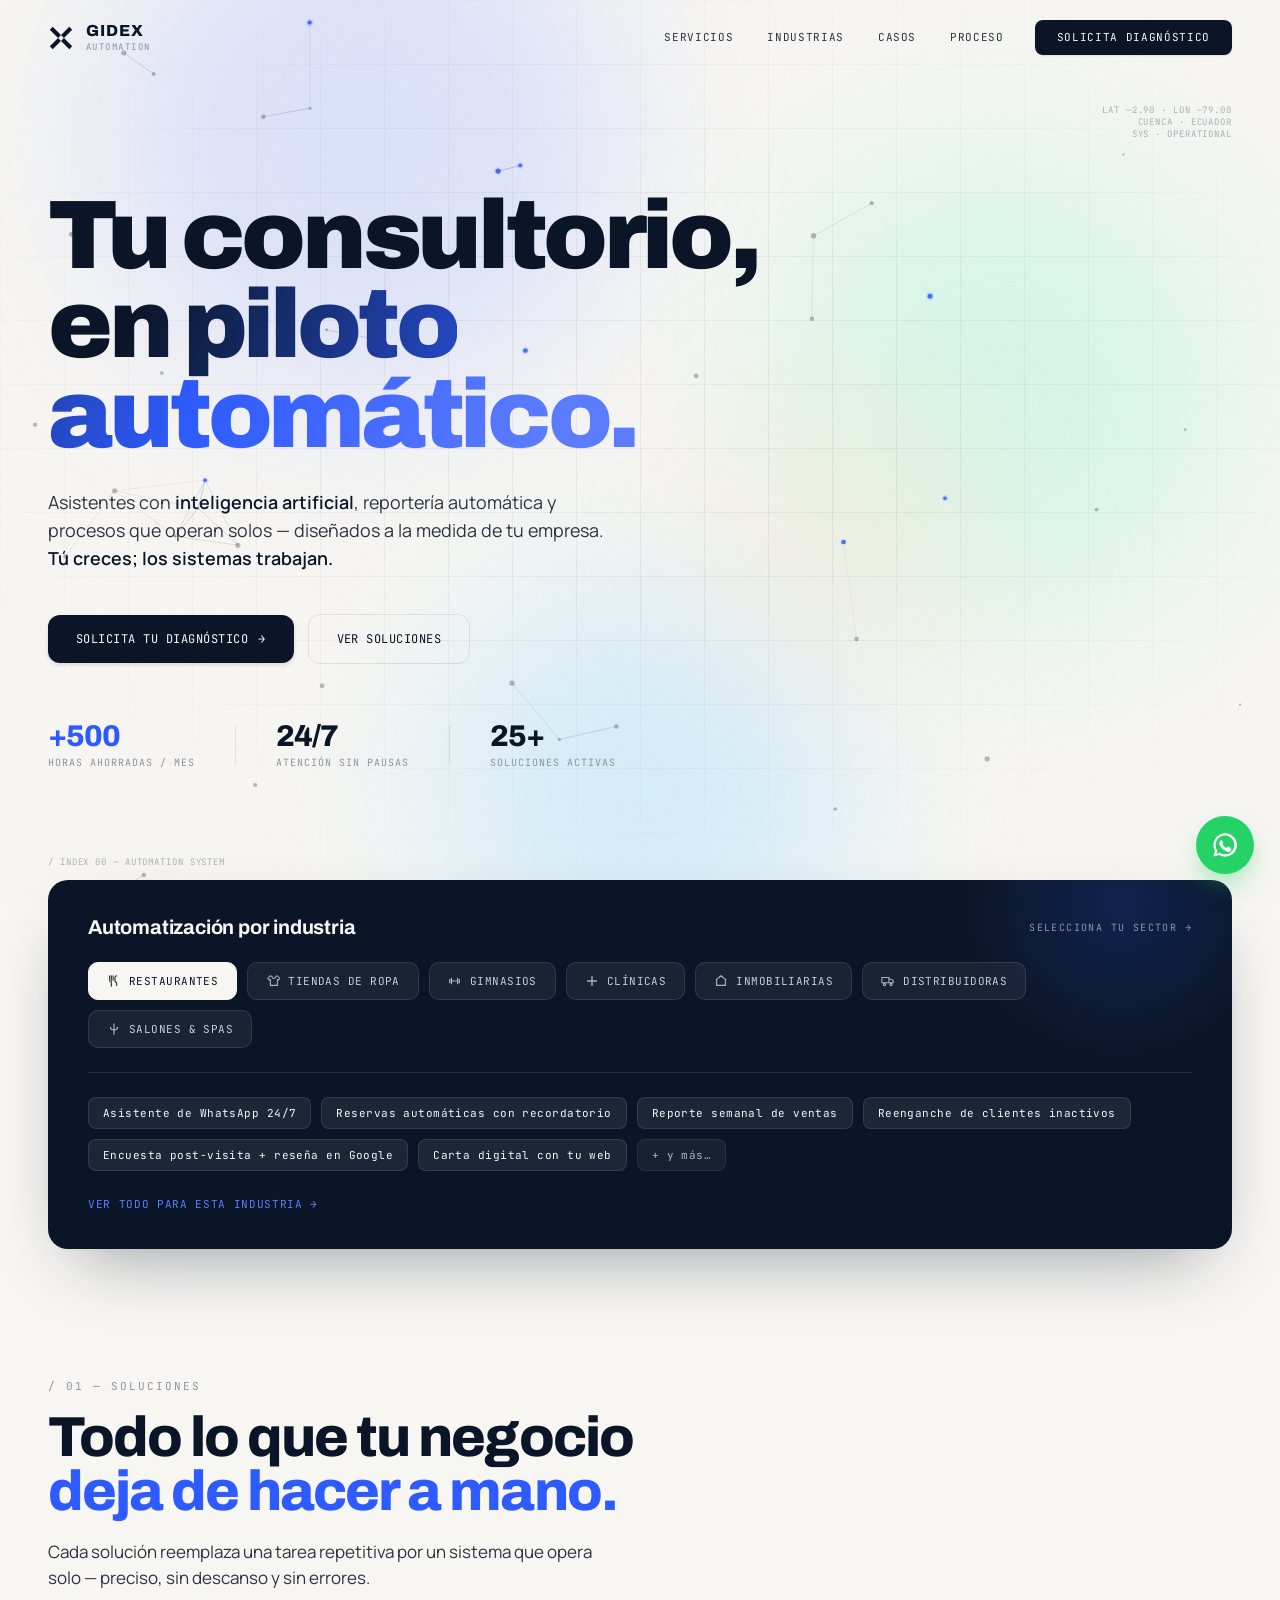
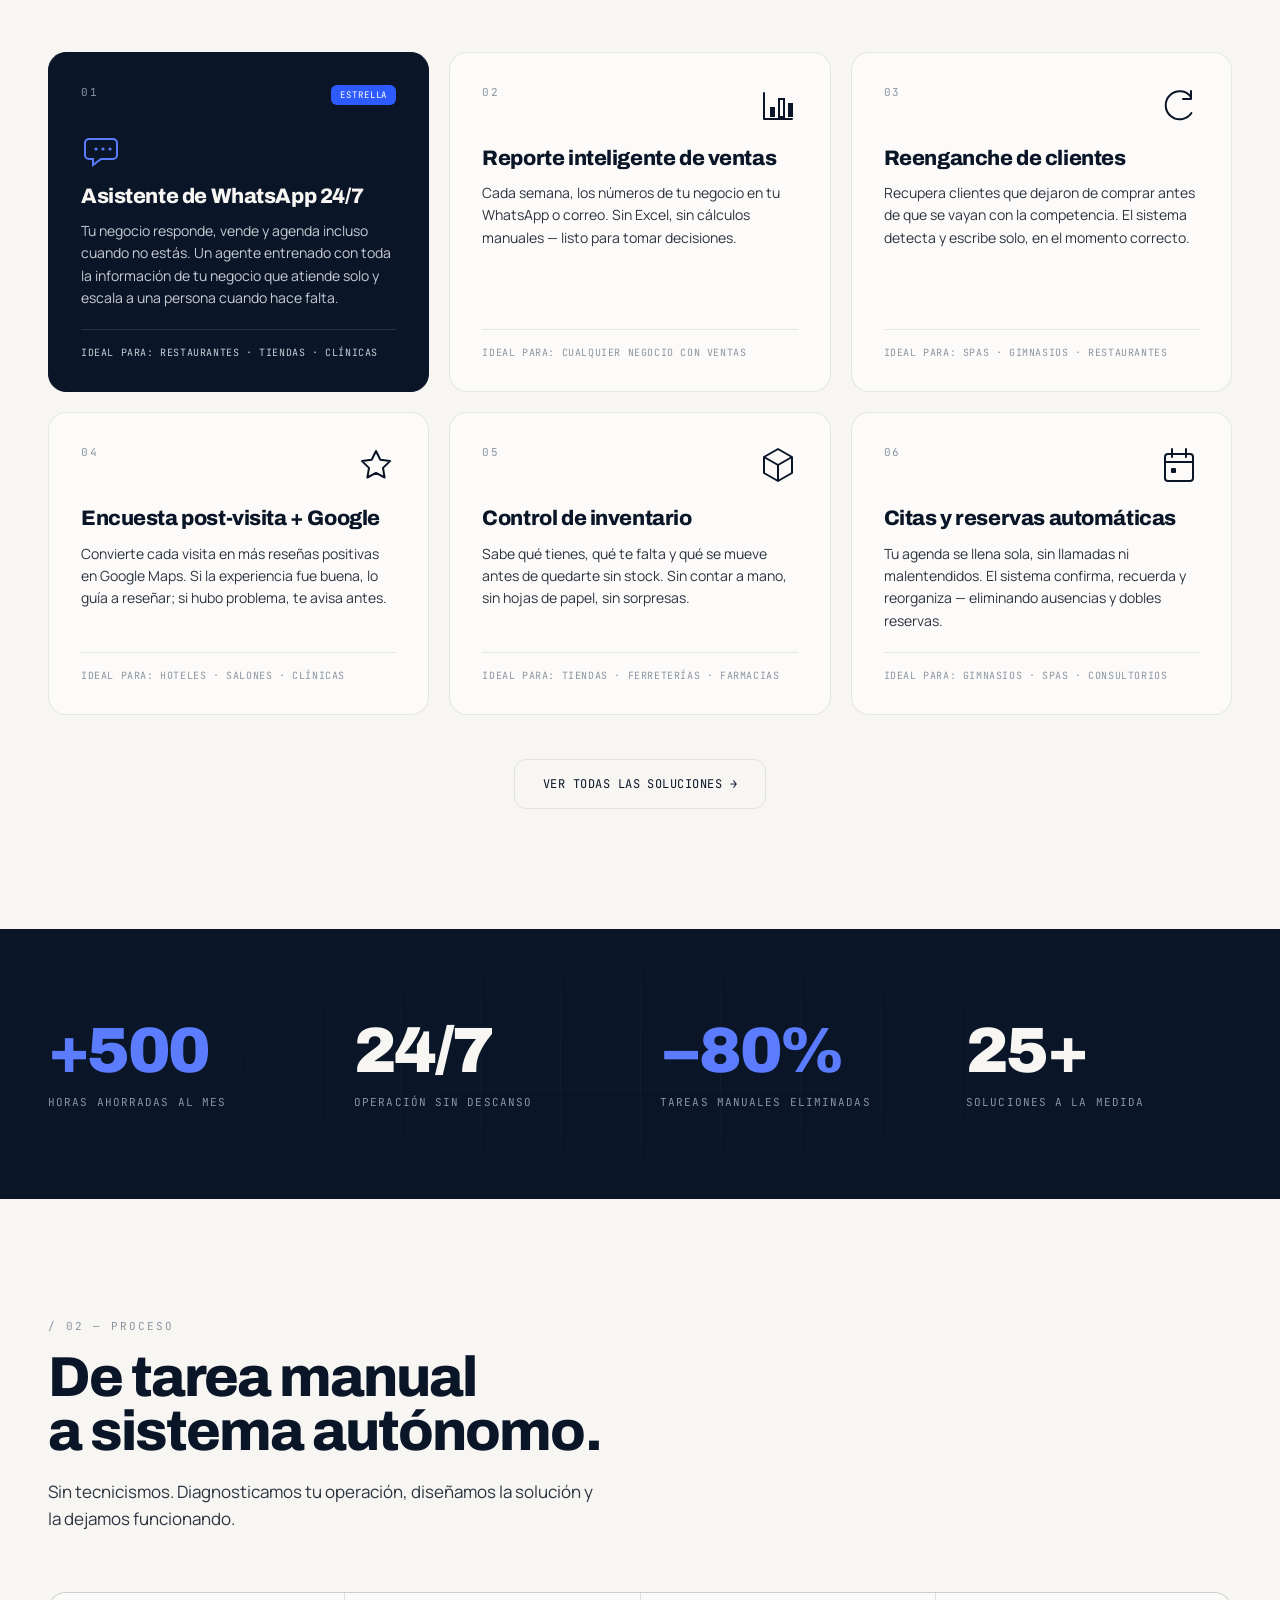
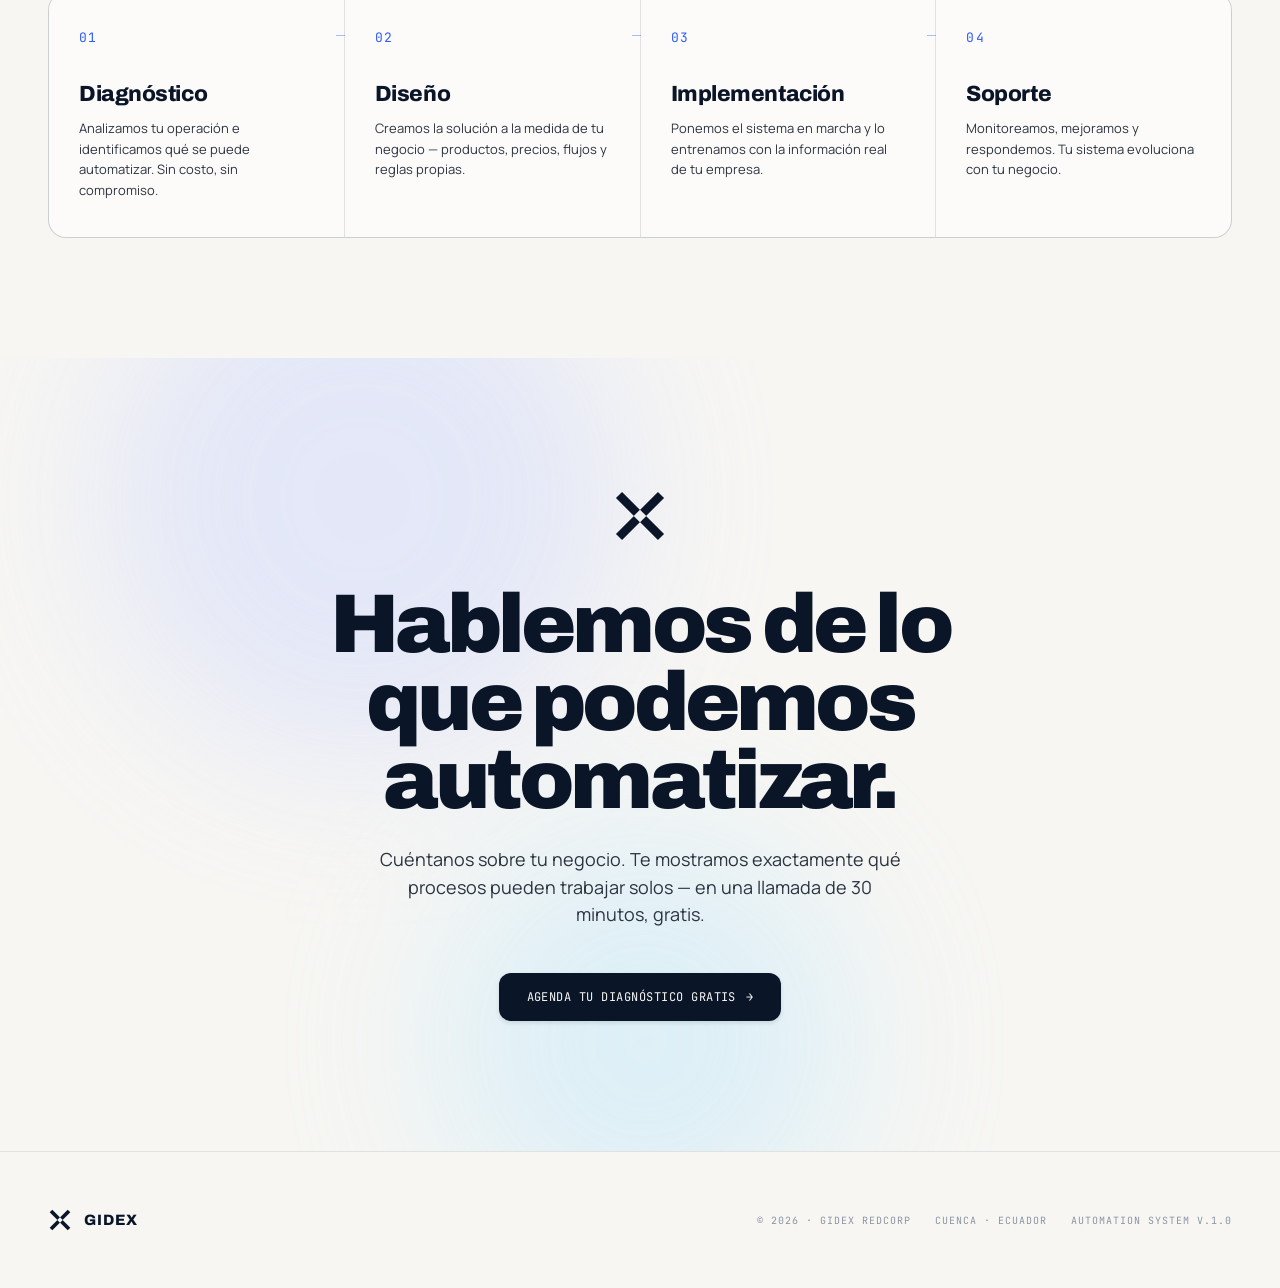
<file: index.html>
<!DOCTYPE html>
<html lang="es">
<head>
<meta charset="UTF-8" />
<meta name="viewport" content="width=device-width, initial-scale=1.0" />
<title>GIDEX — Automatización Inteligente para tu Negocio</title>
<meta name="description" content="Asistentes con IA, reportería automática y procesos que operan solos, a la medida de tu empresa en Cuenca, Ecuador." />
<link rel="canonical" href="https://app.gidex.company" />
<meta property="og:type" content="website" />
<meta property="og:title" content="GIDEX — Automatización Inteligente para tu Negocio" />
<meta property="og:description" content="Asistentes con IA, reportería automática y procesos que operan solos, a la medida de tu empresa en Cuenca, Ecuador." />
<meta property="og:url" content="https://app.gidex.company" />
<meta property="og:image" content="https://app.gidex.company/assets/ogimage.jpg" />
<meta name="twitter:card" content="summary_large_image" />
<meta name="twitter:title" content="GIDEX — Automatización Inteligente para tu Negocio" />
<meta name="twitter:description" content="Asistentes con IA, reportería automática y procesos que operan solos, a la medida de tu empresa en Cuenca, Ecuador." />
<meta name="twitter:image" content="https://app.gidex.company/assets/ogtwitter.jpg" />
<meta name="theme-color" content="#0A1628" />
<link rel="icon" type="image/png" sizes="32x32" href="/assets/favicon32.png?v=5" />
<link rel="icon" type="image/png" sizes="16x16" href="/assets/favicon16.png?v=5" />
<link rel="icon" type="image/png" sizes="192x192" href="/assets/favicon192.png?v=5" />
<link rel="apple-touch-icon" href="/assets/appletouchicon.png?v=5" />
<link rel="preconnect" href="https://fonts.googleapis.com">
<link rel="preconnect" href="https://fonts.gstatic.com" crossorigin>
<link href="https://fonts.googleapis.com/css2?family=Archivo:wght@500;600;700;800;900&family=Manrope:wght@300;400;500;600;700&family=JetBrains+Mono:wght@400;500&display=swap" rel="stylesheet">
<link rel="stylesheet" href="/assets/styles.css" />
<script defer src="/assets/app.js"></script>
</head>
<body>
<nav class="nav" id="nav">
  <a class="brand" href="/">
    <svg viewBox="0 0 200 200"><defs><mask id="nv"><rect width="200" height="200" fill="white"/><rect x="84" y="84" width="32" height="32" transform="rotate(45 100 100)" fill="black"/></mask></defs><g mask="url(#nv)"><path d="M 14 36 L 36 14 L 186 164 L 164 186 Z" fill="#0A1628"/><path d="M 164 14 L 186 36 L 36 186 L 14 164 Z" fill="#0A1628"/></g></svg>
    <div><div class="name">GIDEX</div><div class="sub">Automation</div></div>
  </a>
  <div class="nav-links" id="navLinks">
    <a data-v="servicios" href="/servicios">Servicios</a>
    <a data-v="industrias" href="/industrias">Industrias</a>
    <a data-v="casos" href="/casos">Casos</a>
    <a data-v="proceso" href="/proceso">Proceso</a>
    <a data-v="contacto" class="nav-cta" href="/contacto">Solicita diagnóstico</a>
  </div>
  <button class="burger" onclick="toggleMenu()"><span></span><span></span><span></span></button>
</nav>
<div class="view active">
  <section class="hero">
    <div class="mesh"><div class="blob b1"></div><div class="blob b2"></div><div class="blob b3"></div><div class="blob b4"></div></div>
    <div class="hero-grid-lines"></div>
    <canvas id="net"></canvas>
    <div class="hero-coord tr">LAT —2.90 · LON —79.00<br/>CUENCA · ECUADOR<br/>SYS · OPERATIONAL</div>
    <div class="hero-coord bl">/ INDEX 00 — AUTOMATION SYSTEM</div>
    <div class="hero-inner">
      <h1><span class="hl1">Tu <span class="rotator" id="hRotator"><span class="rw" id="rwWord">restaurante</span></span>,</span><br/><span class="grad">en piloto automático.</span></h1>
      <p class="hero-sub">Asistentes con <strong>inteligencia artificial</strong>, reportería automática y procesos que operan solos — diseñados a la medida de tu empresa. <strong>Tú creces; los sistemas trabajan.</strong></p>
      <div class="hero-cta-row">
        <a class="btn btn-primary" href="/contacto">Solicita tu diagnóstico <span class="arrow">→</span></a>
        <a class="btn btn-ghost" href="/servicios">Ver soluciones</a>
      </div>
      <div class="hero-trust">
        <div class="trust-item"><span class="num"><span class="accent">+500</span></span><span class="lbl">Horas ahorradas / mes</span></div>
        <div class="trust-div"></div>
        <div class="trust-item"><span class="num">24/7</span><span class="lbl">Atención sin pausas</span></div>
        <div class="trust-div"></div>
        <div class="trust-item"><span class="num">25+</span><span class="lbl">Soluciones activas</span></div>
      </div>
    </div>
  </section>

  <!-- Industry bar -->
  <section class="industries-bar">
    <div class="ind-inner">
      <div class="ind-head"><div class="t">Automatización por industria</div><div class="s">Selecciona tu sector →</div></div>
      <div class="ind-btns" id="indBtns"></div>
      <div class="ind-result" id="indResult"></div>
      <div class="ind-explore"><a id="indExplore" href="/industrias">Ver todo para esta industria →</a></div>
    </div>
  </section>

  <!-- Services preview -->
  <section class="services">
    <div class="wrap">
      <div class="sec-head reveal">
        <div class="section-num num">/ 01 — SOLUCIONES</div>
        <h2>Todo lo que tu negocio <span class="accent">deja de hacer a mano.</span></h2>
        <p>Cada solución reemplaza una tarea repetitiva por un sistema que opera solo — preciso, sin descanso y sin errores.</p>
      </div>
      <div class="svc-grid" id="svcPreview"></div>
      <div class="svc-more reveal"><a class="btn btn-ghost" href="/servicios">Ver todas las soluciones →</a></div>
    </div>
  </section>

  <!-- Impact -->
  <section class="impact">
    <div class="impact-grid">
      <div class="impact-item reveal"><div class="big"><span class="ac">+500</span></div><div class="lbl">Horas ahorradas al mes</div></div>
      <div class="impact-item reveal"><div class="big">24/7</div><div class="lbl">Operación sin descanso</div></div>
      <div class="impact-item reveal"><div class="big"><span class="ac">−80%</span></div><div class="lbl">Tareas manuales eliminadas</div></div>
      <div class="impact-item reveal"><div class="big">25+</div><div class="lbl">Soluciones a la medida</div></div>
    </div>
  </section>

  <!-- How (teaser) -->
  <section class="how">
    <div class="wrap">
      <div class="sec-head reveal">
        <div class="section-num num">/ 02 — PROCESO</div>
        <h2>De tarea manual<br/>a sistema autónomo.</h2>
        <p>Sin tecnicismos. Diagnosticamos tu operación, diseñamos la solución y la dejamos funcionando.</p>
      </div>
      <div class="steps reveal">
        <div class="step"><div class="sn">01</div><div class="st">Diagnóstico</div><div class="sd">Analizamos tu operación e identificamos qué se puede automatizar. Sin costo, sin compromiso.</div><div class="conn"></div></div>
        <div class="step"><div class="sn">02</div><div class="st">Diseño</div><div class="sd">Creamos la solución a la medida de tu negocio — productos, precios, flujos y reglas propias.</div><div class="conn"></div></div>
        <div class="step"><div class="sn">03</div><div class="st">Implementación</div><div class="sd">Ponemos el sistema en marcha y lo entrenamos con la información real de tu empresa.</div><div class="conn"></div></div>
        <div class="step"><div class="sn">04</div><div class="st">Soporte</div><div class="sd">Monitoreamos, mejoramos y respondemos. Tu sistema evoluciona con tu negocio.</div></div>
      </div>
    </div>
  </section>

  <!-- Mini CTA -->
  <section class="cta" style="min-height:auto;padding:130px 48px;">
    <div class="mesh"><div class="blob b1"></div><div class="blob b3"></div></div>
    <div class="cta-inner reveal">
      <svg class="cta-mark" viewBox="0 0 200 200"><defs><mask id="ct1"><rect width="200" height="200" fill="white"/><rect x="84" y="84" width="32" height="32" transform="rotate(45 100 100)" fill="black"/></mask></defs><g mask="url(#ct1)"><path d="M 14 36 L 36 14 L 186 164 L 164 186 Z" fill="#0A1628"/><path d="M 164 14 L 186 36 L 36 186 L 14 164 Z" fill="#0A1628"/></g></svg>
      <h2>Hablemos de lo<br/>que podemos automatizar.</h2>
      <p>Cuéntanos sobre tu negocio. Te mostramos exactamente qué procesos pueden trabajar solos — en una llamada de 30 minutos, gratis.</p>
      <a class="btn btn-primary" href="/contacto">Agenda tu diagnóstico gratis <span class="arrow">→</span></a>
    </div>
  </section>
</div>
<!-- ===== FOOTER ===== -->
<footer>
  <div class="foot-inner">
    <div class="foot-brand">
      <svg viewBox="0 0 200 200"><defs><mask id="ft"><rect width="200" height="200" fill="white"/><rect x="84" y="84" width="32" height="32" transform="rotate(45 100 100)" fill="black"/></mask></defs><g mask="url(#ft)"><path d="M 14 36 L 36 14 L 186 164 L 164 186 Z" fill="#0A1628"/><path d="M 164 14 L 186 36 L 36 186 L 14 164 Z" fill="#0A1628"/></g></svg>
      <span class="n">GIDEX</span>
    </div>
    <div class="foot-meta"><span>© 2026 · GIDEX REDCORP</span><span>Cuenca · Ecuador</span><span>Automation System v.1.0</span></div>
  </div>
</footer>

<!-- Floating WhatsApp -->
<a class="wa-fab" id="waFab" href="https://wa.me/593978961466" target="_blank" rel="noopener" aria-label="WhatsApp">
  <svg width="28" height="28" viewBox="0 0 24 24" fill="currentColor"><path d="M12 2a10 10 0 00-8.6 15l-1.3 4.8 4.9-1.3A10 10 0 1012 2zm0 18a8 8 0 01-4.1-1.1l-.3-.2-2.9.8.8-2.8-.2-.3A8 8 0 1112 20zm4.4-6c-.2-.1-1.4-.7-1.6-.8-.2-.1-.4-.1-.5.1l-.7.9c-.1.2-.3.2-.5.1a6.5 6.5 0 01-3.2-2.8c-.1-.2 0-.4.1-.5l.4-.5c.1-.2.1-.3 0-.5l-.7-1.7c-.2-.4-.4-.4-.5-.4h-.5a1 1 0 00-.7.3c-.2.3-.9.9-.9 2.2s.9 2.5 1 2.7c.1.2 1.8 2.9 4.5 4 .6.3 1.1.4 1.5.6.6.2 1.2.2 1.6.1.5-.1 1.4-.6 1.6-1.1.2-.6.2-1 .1-1.1z"/></svg>
</a>
</body>
</html>
</file>
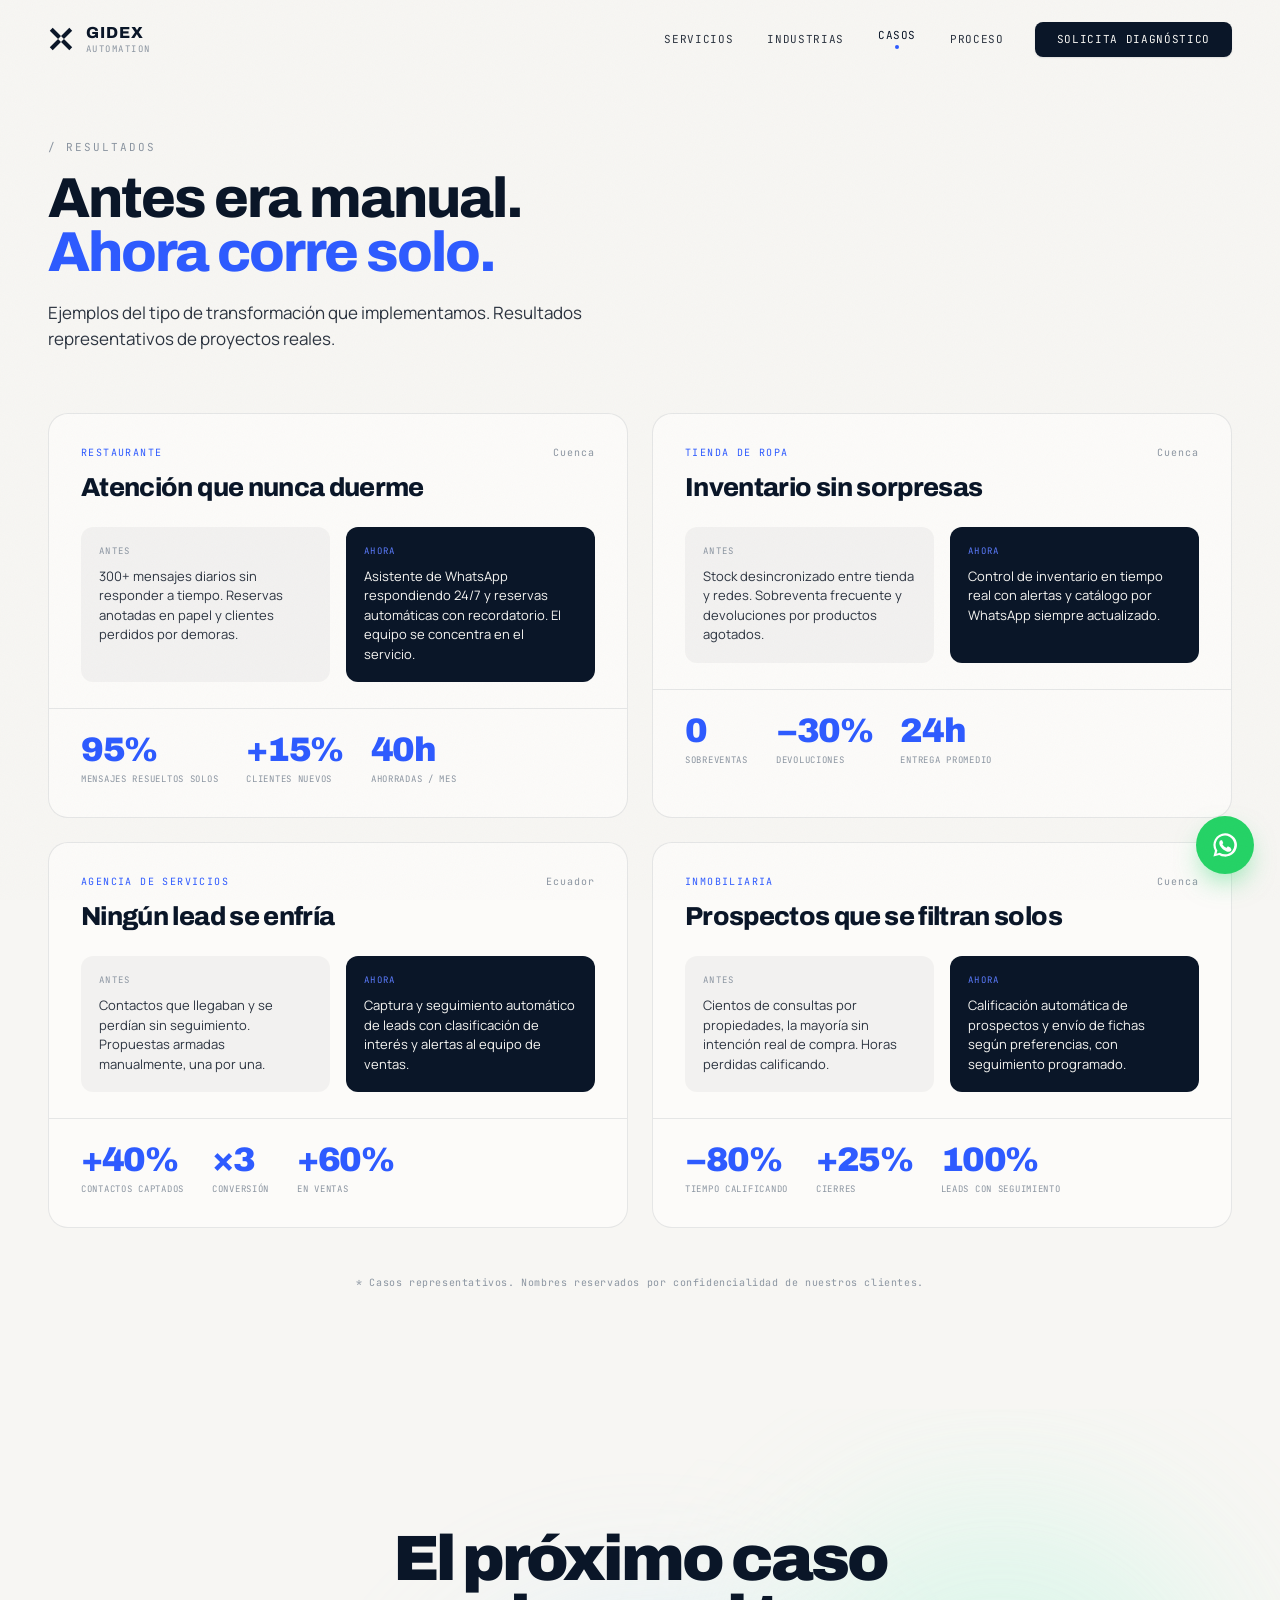
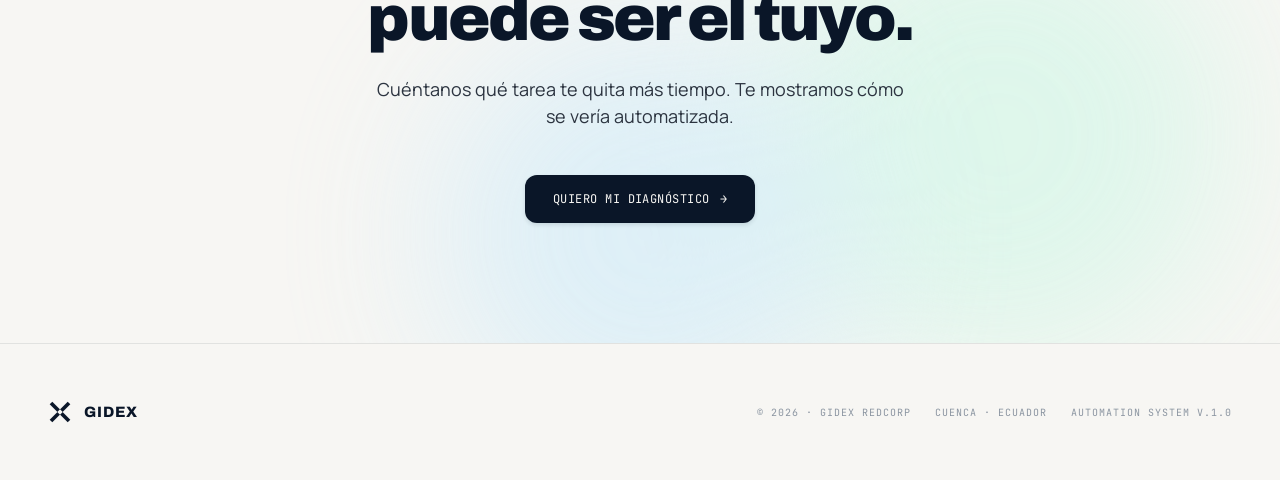
<file: casos/index.html>
<!DOCTYPE html>
<html lang="es">
<head>
<meta charset="UTF-8" />
<meta name="viewport" content="width=device-width, initial-scale=1.0" />
<title>Casos — GIDEX Automatización</title>
<meta name="description" content="Resultados reales: de procesos manuales a sistemas que operan solos. Ejemplos de transformación por industria." />
<link rel="canonical" href="https://app.gidex.company/casos" />
<meta property="og:type" content="website" />
<meta property="og:title" content="Casos — GIDEX Automatización" />
<meta property="og:description" content="Resultados reales: de procesos manuales a sistemas que operan solos. Ejemplos de transformación por industria." />
<meta property="og:url" content="https://app.gidex.company/casos" />
<meta property="og:image" content="https://app.gidex.company/assets/ogimage.jpg" />
<meta name="twitter:card" content="summary_large_image" />
<meta name="twitter:title" content="Casos — GIDEX Automatización" />
<meta name="twitter:description" content="Resultados reales: de procesos manuales a sistemas que operan solos. Ejemplos de transformación por industria." />
<meta name="twitter:image" content="https://app.gidex.company/assets/ogtwitter.jpg" />
<meta name="theme-color" content="#0A1628" />
<link rel="icon" type="image/png" sizes="32x32" href="/assets/favicon32.png" />
<link rel="icon" type="image/png" sizes="16x16" href="/assets/favicon16.png" />
<link rel="icon" type="image/png" sizes="192x192" href="/assets/favicon192.png" />
<link rel="apple-touch-icon" href="/assets/appletouchicon.png" />
<link rel="preconnect" href="https://fonts.googleapis.com">
<link rel="preconnect" href="https://fonts.gstatic.com" crossorigin>
<link href="https://fonts.googleapis.com/css2?family=Archivo:wght@500;600;700;800;900&family=Manrope:wght@300;400;500;600;700&family=JetBrains+Mono:wght@400;500&display=swap" rel="stylesheet">
<link rel="stylesheet" href="/assets/styles.css" />
<script defer src="/assets/app.js"></script>
</head>
<body>
<nav class="nav" id="nav">
  <a class="brand" href="/">
    <svg viewBox="0 0 200 200"><defs><mask id="nv"><rect width="200" height="200" fill="white"/><rect x="84" y="84" width="32" height="32" transform="rotate(45 100 100)" fill="black"/></mask></defs><g mask="url(#nv)"><path d="M 14 36 L 36 14 L 186 164 L 164 186 Z" fill="#0A1628"/><path d="M 164 14 L 186 36 L 36 186 L 14 164 Z" fill="#0A1628"/></g></svg>
    <div><div class="name">GIDEX</div><div class="sub">Automation</div></div>
  </a>
  <div class="nav-links" id="navLinks">
    <a data-v="servicios" href="/servicios">Servicios</a>
    <a data-v="industrias" href="/industrias">Industrias</a>
    <a data-v="casos" href="/casos">Casos</a>
    <a data-v="proceso" href="/proceso">Proceso</a>
    <a data-v="contacto" class="nav-cta" href="/contacto">Solicita diagnóstico</a>
  </div>
  <button class="burger" onclick="toggleMenu()"><span></span><span></span><span></span></button>
</nav>
<div class="view active">
  <section class="cv">
    <div class="wrap">
      <div class="sec-head reveal">
        <div class="section-num num">/ RESULTADOS</div>
        <h2>Antes era manual.<br/><span class="accent">Ahora corre solo.</span></h2>
        <p>Ejemplos del tipo de transformación que implementamos. Resultados representativos de proyectos reales.</p>
      </div>
      <div class="case-grid" id="caseGrid"></div>
      <div class="case-disc">* Casos representativos. Nombres reservados por confidencialidad de nuestros clientes.</div>
    </div>
  </section>
  <section class="cta" style="min-height:auto;padding:120px 48px;">
    <div class="mesh"><div class="blob b2"></div><div class="blob b3"></div></div>
    <div class="cta-inner reveal">
      <h2 style="font-size:clamp(34px,5vw,64px);">El próximo caso<br/>puede ser el tuyo.</h2>
      <p>Cuéntanos qué tarea te quita más tiempo. Te mostramos cómo se vería automatizada.</p>
      <a class="btn btn-primary" href="/contacto">Quiero mi diagnóstico <span class="arrow">→</span></a>
    </div>
  </section>
</div>
<!-- ===== FOOTER ===== -->
<footer>
  <div class="foot-inner">
    <div class="foot-brand">
      <svg viewBox="0 0 200 200"><defs><mask id="ft"><rect width="200" height="200" fill="white"/><rect x="84" y="84" width="32" height="32" transform="rotate(45 100 100)" fill="black"/></mask></defs><g mask="url(#ft)"><path d="M 14 36 L 36 14 L 186 164 L 164 186 Z" fill="#0A1628"/><path d="M 164 14 L 186 36 L 36 186 L 14 164 Z" fill="#0A1628"/></g></svg>
      <span class="n">GIDEX</span>
    </div>
    <div class="foot-meta"><span>© 2026 · GIDEX REDCORP</span><span>Cuenca · Ecuador</span><span>Automation System v.1.0</span></div>
  </div>
</footer>

<!-- Floating WhatsApp -->
<a class="wa-fab" id="waFab" href="https://wa.me/593978961466" target="_blank" rel="noopener" aria-label="WhatsApp">
  <svg width="28" height="28" viewBox="0 0 24 24" fill="currentColor"><path d="M12 2a10 10 0 00-8.6 15l-1.3 4.8 4.9-1.3A10 10 0 1012 2zm0 18a8 8 0 01-4.1-1.1l-.3-.2-2.9.8.8-2.8-.2-.3A8 8 0 1112 20zm4.4-6c-.2-.1-1.4-.7-1.6-.8-.2-.1-.4-.1-.5.1l-.7.9c-.1.2-.3.2-.5.1a6.5 6.5 0 01-3.2-2.8c-.1-.2 0-.4.1-.5l.4-.5c.1-.2.1-.3 0-.5l-.7-1.7c-.2-.4-.4-.4-.5-.4h-.5a1 1 0 00-.7.3c-.2.3-.9.9-.9 2.2s.9 2.5 1 2.7c.1.2 1.8 2.9 4.5 4 .6.3 1.1.4 1.5.6.6.2 1.2.2 1.6.1.5-.1 1.4-.6 1.6-1.1.2-.6.2-1 .1-1.1z"/></svg>
</a>
</body>
</html>
</file>
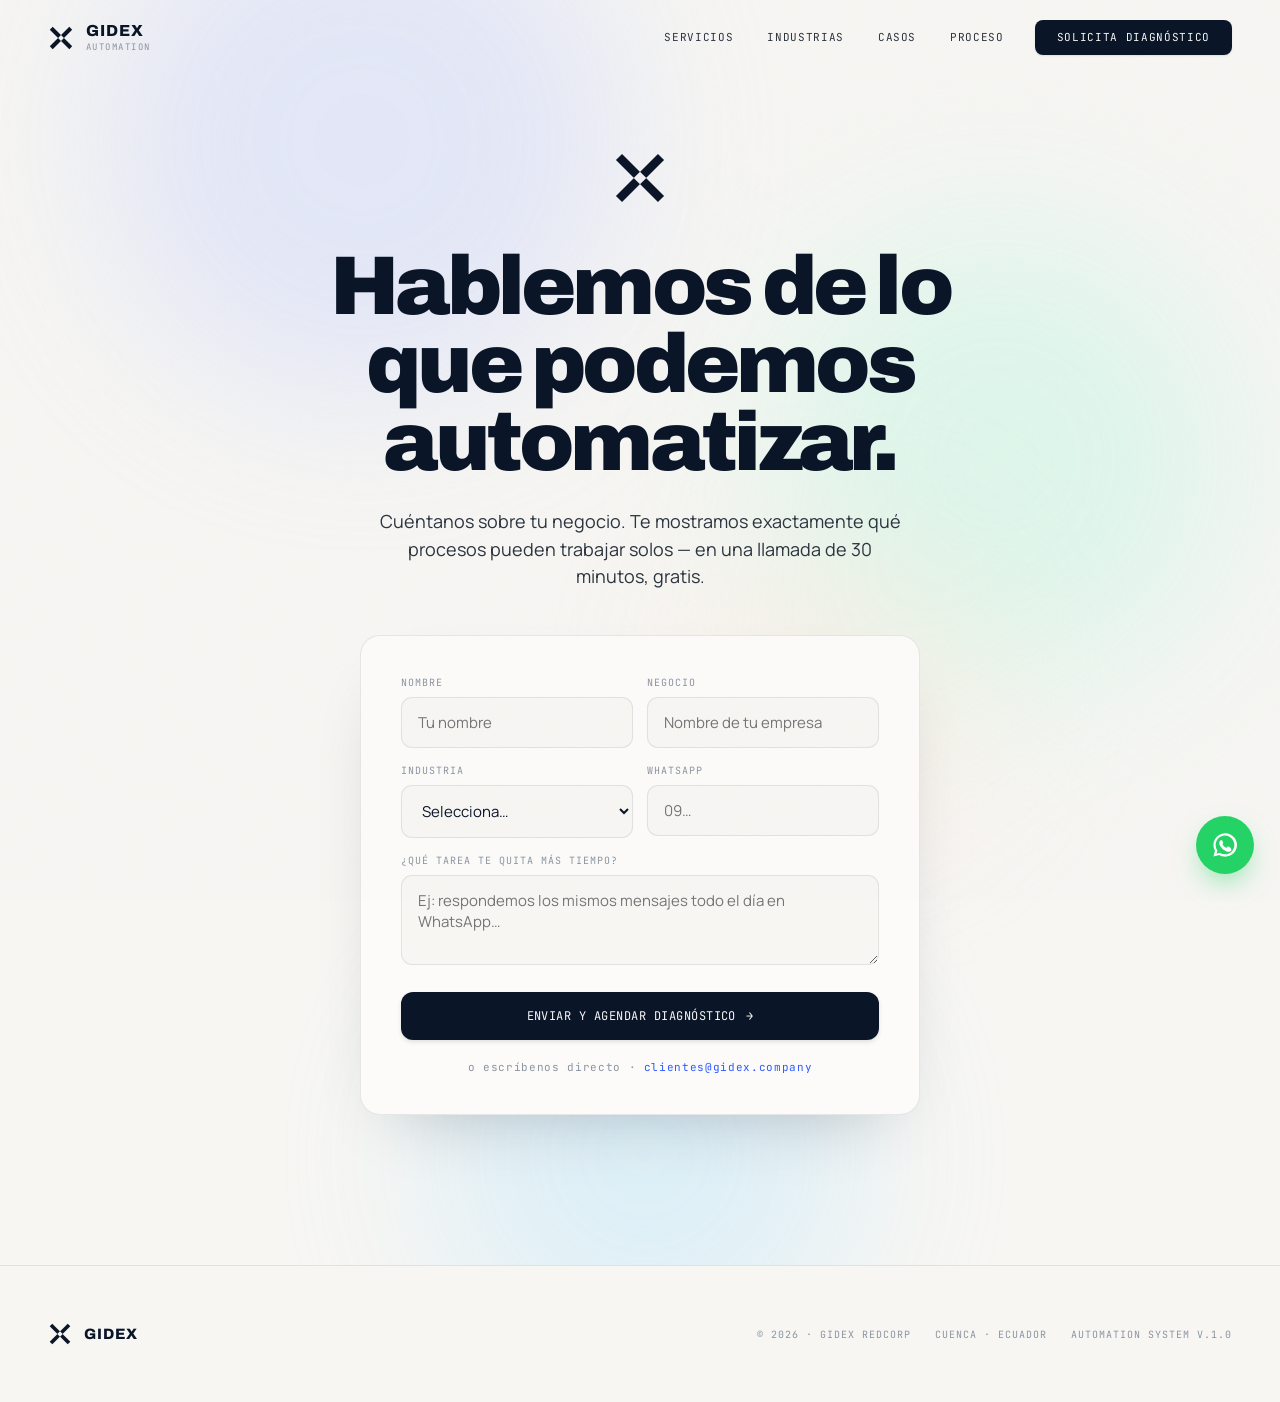
<file: contacto/index.html>
<!DOCTYPE html>
<html lang="es">
<head>
<meta charset="UTF-8" />
<meta name="viewport" content="width=device-width, initial-scale=1.0" />
<title>Contacto — GIDEX Automatización</title>
<meta name="description" content="Cuéntanos sobre tu negocio y agenda tu diagnóstico gratuito de 30 minutos." />
<link rel="canonical" href="https://app.gidex.company/contacto" />
<meta property="og:type" content="website" />
<meta property="og:title" content="Contacto — GIDEX Automatización" />
<meta property="og:description" content="Cuéntanos sobre tu negocio y agenda tu diagnóstico gratuito de 30 minutos." />
<meta property="og:url" content="https://app.gidex.company/contacto" />
<meta property="og:image" content="https://app.gidex.company/assets/ogimage.jpg" />
<meta name="twitter:card" content="summary_large_image" />
<meta name="twitter:title" content="Contacto — GIDEX Automatización" />
<meta name="twitter:description" content="Cuéntanos sobre tu negocio y agenda tu diagnóstico gratuito de 30 minutos." />
<meta name="twitter:image" content="https://app.gidex.company/assets/ogtwitter.jpg" />
<meta name="theme-color" content="#0A1628" />
<link rel="icon" type="image/png" sizes="32x32" href="/assets/favicon32.png" />
<link rel="icon" type="image/png" sizes="16x16" href="/assets/favicon16.png" />
<link rel="icon" type="image/png" sizes="192x192" href="/assets/favicon192.png" />
<link rel="apple-touch-icon" href="/assets/appletouchicon.png" />
<link rel="preconnect" href="https://fonts.googleapis.com">
<link rel="preconnect" href="https://fonts.gstatic.com" crossorigin>
<link href="https://fonts.googleapis.com/css2?family=Archivo:wght@500;600;700;800;900&family=Manrope:wght@300;400;500;600;700&family=JetBrains+Mono:wght@400;500&display=swap" rel="stylesheet">
<link rel="stylesheet" href="/assets/styles.css" />
<script defer src="/assets/app.js"></script>
</head>
<body>
<nav class="nav" id="nav">
  <a class="brand" href="/">
    <svg viewBox="0 0 200 200"><defs><mask id="nv"><rect width="200" height="200" fill="white"/><rect x="84" y="84" width="32" height="32" transform="rotate(45 100 100)" fill="black"/></mask></defs><g mask="url(#nv)"><path d="M 14 36 L 36 14 L 186 164 L 164 186 Z" fill="#0A1628"/><path d="M 164 14 L 186 36 L 36 186 L 14 164 Z" fill="#0A1628"/></g></svg>
    <div><div class="name">GIDEX</div><div class="sub">Automation</div></div>
  </a>
  <div class="nav-links" id="navLinks">
    <a data-v="servicios" href="/servicios">Servicios</a>
    <a data-v="industrias" href="/industrias">Industrias</a>
    <a data-v="casos" href="/casos">Casos</a>
    <a data-v="proceso" href="/proceso">Proceso</a>
    <a data-v="contacto" class="nav-cta" href="/contacto">Solicita diagnóstico</a>
  </div>
  <button class="burger" onclick="toggleMenu()"><span></span><span></span><span></span></button>
</nav>
<div class="view active">
  <section class="cta">
    <div class="mesh"><div class="blob b1"></div><div class="blob b2"></div><div class="blob b3"></div><div class="blob b4"></div></div>
    <div class="cta-inner reveal">
      <svg class="cta-mark" viewBox="0 0 200 200"><defs><mask id="ct2"><rect width="200" height="200" fill="white"/><rect x="84" y="84" width="32" height="32" transform="rotate(45 100 100)" fill="black"/></mask></defs><g mask="url(#ct2)"><path d="M 14 36 L 36 14 L 186 164 L 164 186 Z" fill="#0A1628"/><path d="M 164 14 L 186 36 L 36 186 L 14 164 Z" fill="#0A1628"/></g></svg>
      <h2>Hablemos de lo<br/>que podemos automatizar.</h2>
      <p>Cuéntanos sobre tu negocio. Te mostramos exactamente qué procesos pueden trabajar solos — en una llamada de 30 minutos, gratis.</p>

      <div class="cform">
        <div id="cformBody">
          <div class="row">
            <div class="field"><label>Nombre</label><input type="text" id="f-name" placeholder="Tu nombre"></div>
            <div class="field"><label>Negocio</label><input type="text" id="f-biz" placeholder="Nombre de tu empresa"></div>
          </div>
          <div class="row">
            <div class="field"><label>Industria</label>
              <select id="f-ind"><option value="">Selecciona…</option></select>
            </div>
            <div class="field"><label>WhatsApp</label><input type="tel" id="f-phone" placeholder="09…"></div>
          </div>
          <div class="field"><label>¿Qué tarea te quita más tiempo?</label><textarea id="f-msg" placeholder="Ej: respondemos los mismos mensajes todo el día en WhatsApp…"></textarea></div>
          <button class="btn btn-primary" onclick="submitForm()">Enviar y agendar diagnóstico <span class="arrow">→</span></button>
          <div class="cform-alt">o escríbenos directo · <a href="mailto:clientes@gidex.company">clientes@gidex.company</a></div>
        </div>
        <div class="cform-success" id="cformSuccess">
          <div class="ico"><svg width="24" height="24" viewBox="0 0 24 24" fill="none"><path d="M5 13l4 4L19 7" stroke="#22C55E" stroke-width="2.4" stroke-linecap="round" stroke-linejoin="round"/></svg></div>
          <h3>¡Recibido!</h3>
          <p>Gracias por tu interés. Te contactaremos muy pronto para coordinar tu diagnóstico gratuito.</p>
        </div>
      </div>
    </div>
  </section>
</div>
<!-- ===== FOOTER ===== -->
<footer>
  <div class="foot-inner">
    <div class="foot-brand">
      <svg viewBox="0 0 200 200"><defs><mask id="ft"><rect width="200" height="200" fill="white"/><rect x="84" y="84" width="32" height="32" transform="rotate(45 100 100)" fill="black"/></mask></defs><g mask="url(#ft)"><path d="M 14 36 L 36 14 L 186 164 L 164 186 Z" fill="#0A1628"/><path d="M 164 14 L 186 36 L 36 186 L 14 164 Z" fill="#0A1628"/></g></svg>
      <span class="n">GIDEX</span>
    </div>
    <div class="foot-meta"><span>© 2026 · GIDEX REDCORP</span><span>Cuenca · Ecuador</span><span>Automation System v.1.0</span></div>
  </div>
</footer>

<!-- Floating WhatsApp -->
<a class="wa-fab" id="waFab" href="https://wa.me/593978961466" target="_blank" rel="noopener" aria-label="WhatsApp">
  <svg width="28" height="28" viewBox="0 0 24 24" fill="currentColor"><path d="M12 2a10 10 0 00-8.6 15l-1.3 4.8 4.9-1.3A10 10 0 1012 2zm0 18a8 8 0 01-4.1-1.1l-.3-.2-2.9.8.8-2.8-.2-.3A8 8 0 1112 20zm4.4-6c-.2-.1-1.4-.7-1.6-.8-.2-.1-.4-.1-.5.1l-.7.9c-.1.2-.3.2-.5.1a6.5 6.5 0 01-3.2-2.8c-.1-.2 0-.4.1-.5l.4-.5c.1-.2.1-.3 0-.5l-.7-1.7c-.2-.4-.4-.4-.5-.4h-.5a1 1 0 00-.7.3c-.2.3-.9.9-.9 2.2s.9 2.5 1 2.7c.1.2 1.8 2.9 4.5 4 .6.3 1.1.4 1.5.6.6.2 1.2.2 1.6.1.5-.1 1.4-.6 1.6-1.1.2-.6.2-1 .1-1.1z"/></svg>
</a>
</body>
</html>
</file>
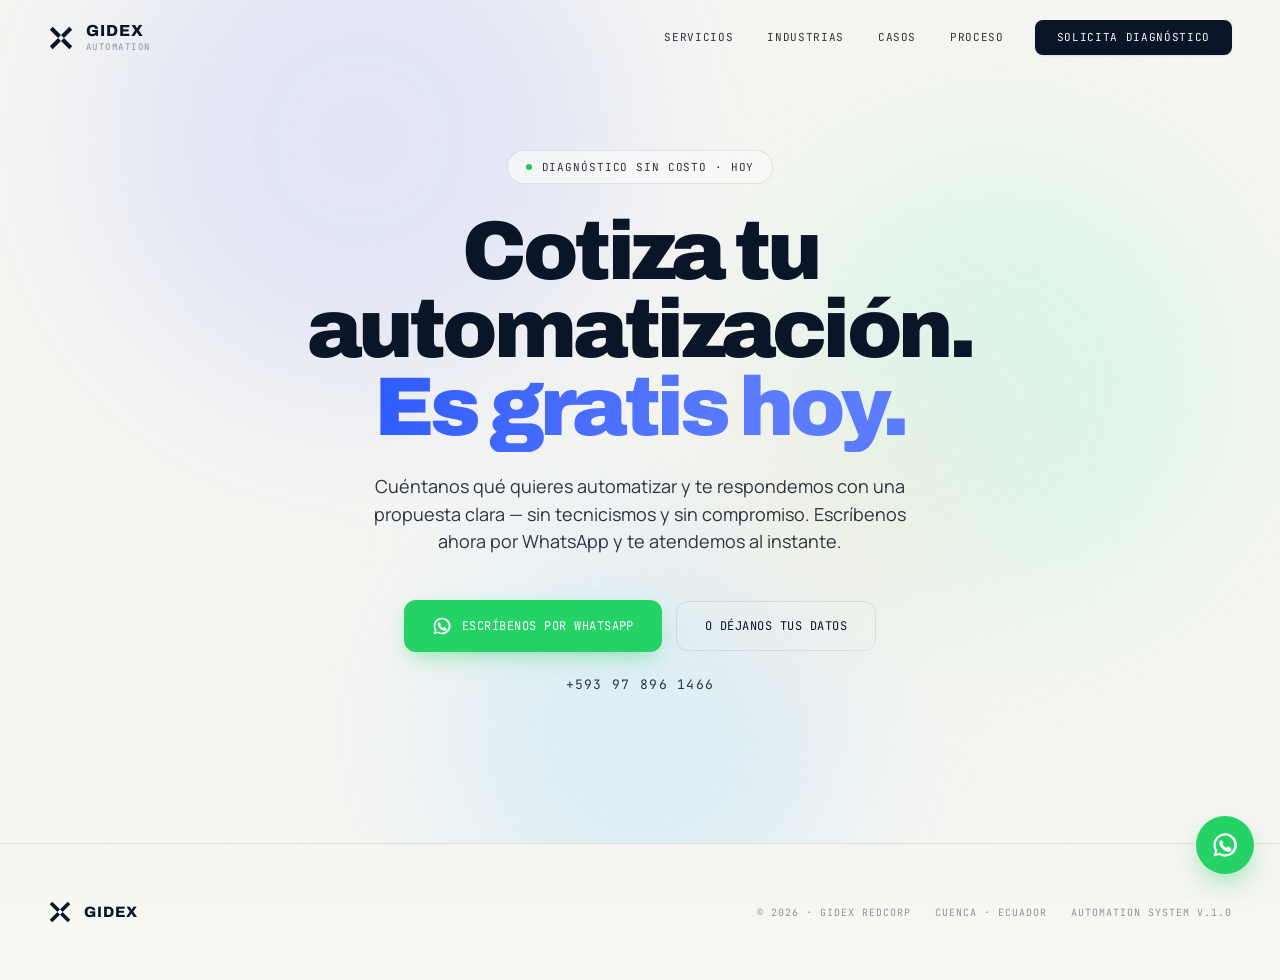
<file: cotiza/index.html>
<!DOCTYPE html>
<html lang="es">
<head>
<meta charset="UTF-8" />
<meta name="viewport" content="width=device-width, initial-scale=1.0" />
<title>Cotiza tu automatización — GIDEX</title>
<meta name="description" content="Cotiza tu automatización gratis hoy. Escríbenos por WhatsApp y te respondemos con una propuesta clara." />
<link rel="canonical" href="https://app.gidex.company/cotiza" />
<meta property="og:type" content="website" />
<meta property="og:title" content="Cotiza tu automatización — GIDEX" />
<meta property="og:description" content="Cotiza tu automatización gratis hoy. Escríbenos por WhatsApp y te respondemos con una propuesta clara." />
<meta property="og:url" content="https://app.gidex.company/cotiza" />
<meta property="og:image" content="https://app.gidex.company/assets/ogimage.jpg" />
<meta name="twitter:card" content="summary_large_image" />
<meta name="twitter:title" content="Cotiza tu automatización — GIDEX" />
<meta name="twitter:description" content="Cotiza tu automatización gratis hoy. Escríbenos por WhatsApp y te respondemos con una propuesta clara." />
<meta name="twitter:image" content="https://app.gidex.company/assets/ogtwitter.jpg" />
<meta name="theme-color" content="#0A1628" />
<link rel="icon" type="image/png" sizes="32x32" href="/assets/favicon32.png" />
<link rel="icon" type="image/png" sizes="16x16" href="/assets/favicon16.png" />
<link rel="icon" type="image/png" sizes="192x192" href="/assets/favicon192.png" />
<link rel="apple-touch-icon" href="/assets/appletouchicon.png" />
<link rel="preconnect" href="https://fonts.googleapis.com">
<link rel="preconnect" href="https://fonts.gstatic.com" crossorigin>
<link href="https://fonts.googleapis.com/css2?family=Archivo:wght@500;600;700;800;900&family=Manrope:wght@300;400;500;600;700&family=JetBrains+Mono:wght@400;500&display=swap" rel="stylesheet">
<link rel="stylesheet" href="/assets/styles.css" />
<script defer src="/assets/app.js"></script>
</head>
<body>
<nav class="nav" id="nav">
  <a class="brand" href="/">
    <svg viewBox="0 0 200 200"><defs><mask id="nv"><rect width="200" height="200" fill="white"/><rect x="84" y="84" width="32" height="32" transform="rotate(45 100 100)" fill="black"/></mask></defs><g mask="url(#nv)"><path d="M 14 36 L 36 14 L 186 164 L 164 186 Z" fill="#0A1628"/><path d="M 164 14 L 186 36 L 36 186 L 14 164 Z" fill="#0A1628"/></g></svg>
    <div><div class="name">GIDEX</div><div class="sub">Automation</div></div>
  </a>
  <div class="nav-links" id="navLinks">
    <a data-v="servicios" href="/servicios">Servicios</a>
    <a data-v="industrias" href="/industrias">Industrias</a>
    <a data-v="casos" href="/casos">Casos</a>
    <a data-v="proceso" href="/proceso">Proceso</a>
    <a data-v="contacto" class="nav-cta" href="/contacto">Solicita diagnóstico</a>
  </div>
  <button class="burger" onclick="toggleMenu()"><span></span><span></span><span></span></button>
</nav>
<div class="view active">
  <section class="cta">
    <div class="mesh"><div class="blob b1"></div><div class="blob b2"></div><div class="blob b3"></div><div class="blob b4"></div></div>
    <div class="cta-inner reveal">
      <div class="cotiza-badge"><span class="live-dot"></span> Diagnóstico sin costo · Hoy</div>
      <h2>Cotiza tu automatización.<br/><span class="grad-ink">Es gratis hoy.</span></h2>
      <div class="cotiza-subject" id="cotizaSubject" style="display:none;">Te interesa: <span></span></div>
      <p>Cuéntanos qué quieres automatizar y te respondemos con una propuesta clara — sin tecnicismos y sin compromiso. Escríbenos ahora por WhatsApp y te atendemos al instante.</p>
      <div class="cotiza-actions">
        <a class="btn btn-wa" id="cotizaWA" href="#" target="_blank" rel="noopener">
          <svg width="20" height="20" viewBox="0 0 24 24" fill="currentColor"><path d="M12 2a10 10 0 00-8.6 15l-1.3 4.8 4.9-1.3A10 10 0 1012 2zm0 18a8 8 0 01-4.1-1.1l-.3-.2-2.9.8.8-2.8-.2-.3A8 8 0 1112 20zm4.4-6c-.2-.1-1.4-.7-1.6-.8-.2-.1-.4-.1-.5.1l-.7.9c-.1.2-.3.2-.5.1a6.5 6.5 0 01-3.2-2.8c-.1-.2 0-.4.1-.5l.4-.5c.1-.2.1-.3 0-.5l-.7-1.7c-.2-.4-.4-.4-.5-.4h-.5a1 1 0 00-.7.3c-.2.3-.9.9-.9 2.2s.9 2.5 1 2.7c.1.2 1.8 2.9 4.5 4 .6.3 1.1.4 1.5.6.6.2 1.2.2 1.6.1.5-.1 1.4-.6 1.6-1.1.2-.6.2-1 .1-1.1z"/></svg>
          Escríbenos por WhatsApp
        </a>
        <a class="btn btn-ghost" href="/contacto">o déjanos tus datos</a>
      </div>
      <div class="cotiza-wa-num">+593 97 896 1466</div>
    </div>
  </section>
</div>
<!-- ===== FOOTER ===== -->
<footer>
  <div class="foot-inner">
    <div class="foot-brand">
      <svg viewBox="0 0 200 200"><defs><mask id="ft"><rect width="200" height="200" fill="white"/><rect x="84" y="84" width="32" height="32" transform="rotate(45 100 100)" fill="black"/></mask></defs><g mask="url(#ft)"><path d="M 14 36 L 36 14 L 186 164 L 164 186 Z" fill="#0A1628"/><path d="M 164 14 L 186 36 L 36 186 L 14 164 Z" fill="#0A1628"/></g></svg>
      <span class="n">GIDEX</span>
    </div>
    <div class="foot-meta"><span>© 2026 · GIDEX REDCORP</span><span>Cuenca · Ecuador</span><span>Automation System v.1.0</span></div>
  </div>
</footer>

<!-- Floating WhatsApp -->
<a class="wa-fab" id="waFab" href="https://wa.me/593978961466" target="_blank" rel="noopener" aria-label="WhatsApp">
  <svg width="28" height="28" viewBox="0 0 24 24" fill="currentColor"><path d="M12 2a10 10 0 00-8.6 15l-1.3 4.8 4.9-1.3A10 10 0 1012 2zm0 18a8 8 0 01-4.1-1.1l-.3-.2-2.9.8.8-2.8-.2-.3A8 8 0 1112 20zm4.4-6c-.2-.1-1.4-.7-1.6-.8-.2-.1-.4-.1-.5.1l-.7.9c-.1.2-.3.2-.5.1a6.5 6.5 0 01-3.2-2.8c-.1-.2 0-.4.1-.5l.4-.5c.1-.2.1-.3 0-.5l-.7-1.7c-.2-.4-.4-.4-.5-.4h-.5a1 1 0 00-.7.3c-.2.3-.9.9-.9 2.2s.9 2.5 1 2.7c.1.2 1.8 2.9 4.5 4 .6.3 1.1.4 1.5.6.6.2 1.2.2 1.6.1.5-.1 1.4-.6 1.6-1.1.2-.6.2-1 .1-1.1z"/></svg>
</a>
</body>
</html>
</file>
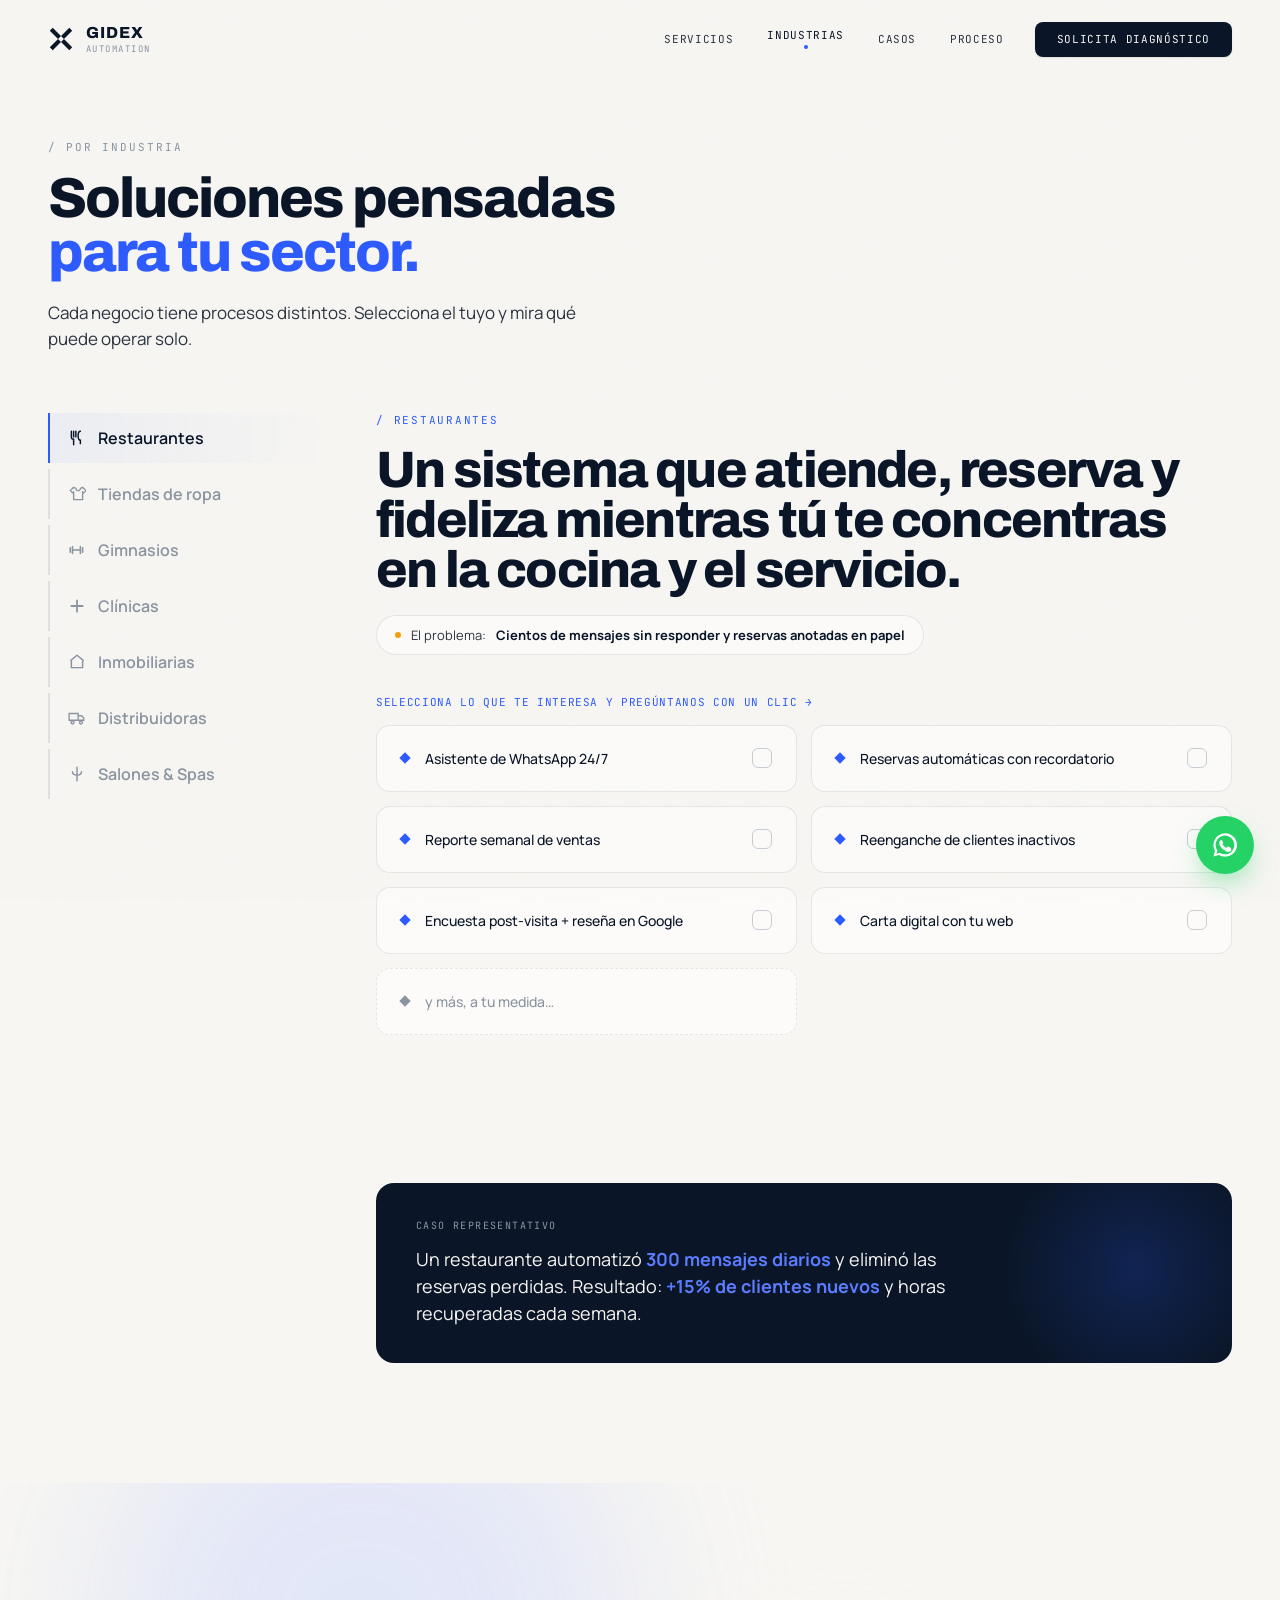
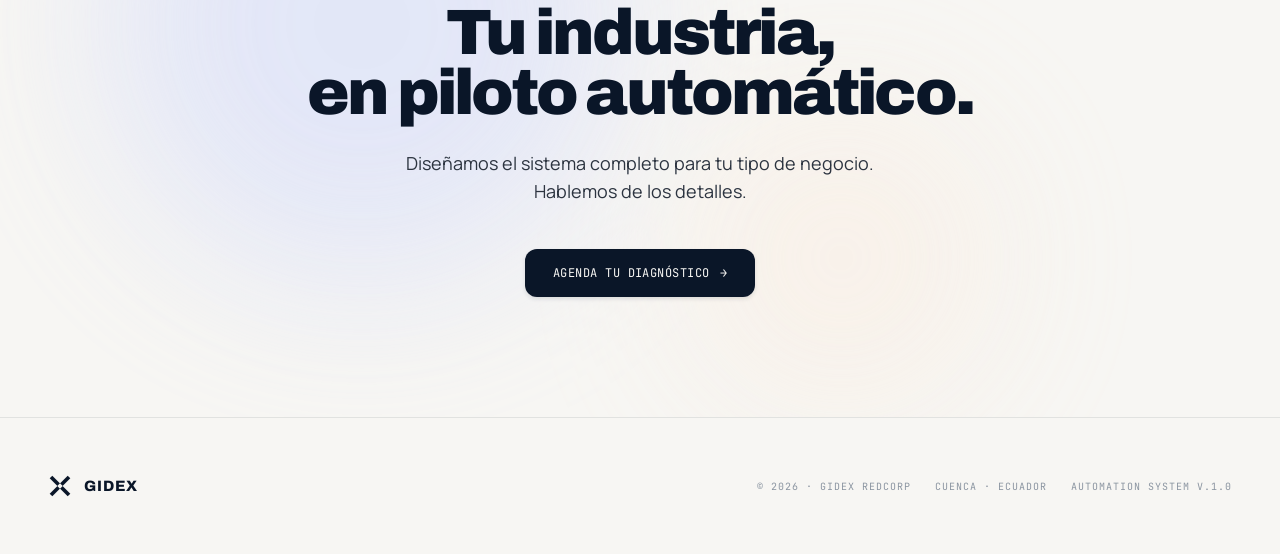
<file: industrias/index.html>
<!DOCTYPE html>
<html lang="es">
<head>
<meta charset="UTF-8" />
<meta name="viewport" content="width=device-width, initial-scale=1.0" />
<title>Industrias — GIDEX Automatización</title>
<meta name="description" content="Soluciones de automatización pensadas para restaurantes, tiendas, gimnasios, clínicas, inmobiliarias, distribuidoras y salones." />
<link rel="canonical" href="https://app.gidex.company/industrias" />
<meta property="og:type" content="website" />
<meta property="og:title" content="Industrias — GIDEX Automatización" />
<meta property="og:description" content="Soluciones de automatización pensadas para restaurantes, tiendas, gimnasios, clínicas, inmobiliarias, distribuidoras y salones." />
<meta property="og:url" content="https://app.gidex.company/industrias" />
<meta property="og:image" content="https://app.gidex.company/assets/ogimage.jpg" />
<meta name="twitter:card" content="summary_large_image" />
<meta name="twitter:title" content="Industrias — GIDEX Automatización" />
<meta name="twitter:description" content="Soluciones de automatización pensadas para restaurantes, tiendas, gimnasios, clínicas, inmobiliarias, distribuidoras y salones." />
<meta name="twitter:image" content="https://app.gidex.company/assets/ogtwitter.jpg" />
<meta name="theme-color" content="#0A1628" />
<link rel="icon" type="image/png" sizes="32x32" href="/assets/favicon32.png" />
<link rel="icon" type="image/png" sizes="16x16" href="/assets/favicon16.png" />
<link rel="icon" type="image/png" sizes="192x192" href="/assets/favicon192.png" />
<link rel="apple-touch-icon" href="/assets/appletouchicon.png" />
<link rel="preconnect" href="https://fonts.googleapis.com">
<link rel="preconnect" href="https://fonts.gstatic.com" crossorigin>
<link href="https://fonts.googleapis.com/css2?family=Archivo:wght@500;600;700;800;900&family=Manrope:wght@300;400;500;600;700&family=JetBrains+Mono:wght@400;500&display=swap" rel="stylesheet">
<link rel="stylesheet" href="/assets/styles.css" />
<script defer src="/assets/app.js"></script>
</head>
<body>
<nav class="nav" id="nav">
  <a class="brand" href="/">
    <svg viewBox="0 0 200 200"><defs><mask id="nv"><rect width="200" height="200" fill="white"/><rect x="84" y="84" width="32" height="32" transform="rotate(45 100 100)" fill="black"/></mask></defs><g mask="url(#nv)"><path d="M 14 36 L 36 14 L 186 164 L 164 186 Z" fill="#0A1628"/><path d="M 164 14 L 186 36 L 36 186 L 14 164 Z" fill="#0A1628"/></g></svg>
    <div><div class="name">GIDEX</div><div class="sub">Automation</div></div>
  </a>
  <div class="nav-links" id="navLinks">
    <a data-v="servicios" href="/servicios">Servicios</a>
    <a data-v="industrias" href="/industrias">Industrias</a>
    <a data-v="casos" href="/casos">Casos</a>
    <a data-v="proceso" href="/proceso">Proceso</a>
    <a data-v="contacto" class="nav-cta" href="/contacto">Solicita diagnóstico</a>
  </div>
  <button class="burger" onclick="toggleMenu()"><span></span><span></span><span></span></button>
</nav>
<div class="view active">
  <section class="iv">
    <div class="wrap">
      <div class="sec-head reveal">
        <div class="section-num num">/ POR INDUSTRIA</div>
        <h2>Soluciones pensadas <span class="accent">para tu sector.</span></h2>
        <p>Cada negocio tiene procesos distintos. Selecciona el tuyo y mira qué puede operar solo.</p>
      </div>
      <div class="iv-layout">
        <div class="iv-nav" id="ivNav"></div>
        <div class="iv-panel" id="ivPanel"></div>
      </div>
    </div>
  </section>
  <section class="cta" style="min-height:auto;padding:120px 48px;">
    <div class="mesh"><div class="blob b1"></div><div class="blob b4"></div></div>
    <div class="cta-inner reveal">
      <h2 style="font-size:clamp(34px,5vw,64px);">Tu industria,<br/>en piloto automático.</h2>
      <p>Diseñamos el sistema completo para tu tipo de negocio. Hablemos de los detalles.</p>
      <a class="btn btn-primary" href="/contacto">Agenda tu diagnóstico <span class="arrow">→</span></a>
    </div>
  </section>
</div>
<!-- ===== FOOTER ===== -->
<footer>
  <div class="foot-inner">
    <div class="foot-brand">
      <svg viewBox="0 0 200 200"><defs><mask id="ft"><rect width="200" height="200" fill="white"/><rect x="84" y="84" width="32" height="32" transform="rotate(45 100 100)" fill="black"/></mask></defs><g mask="url(#ft)"><path d="M 14 36 L 36 14 L 186 164 L 164 186 Z" fill="#0A1628"/><path d="M 164 14 L 186 36 L 36 186 L 14 164 Z" fill="#0A1628"/></g></svg>
      <span class="n">GIDEX</span>
    </div>
    <div class="foot-meta"><span>© 2026 · GIDEX REDCORP</span><span>Cuenca · Ecuador</span><span>Automation System v.1.0</span></div>
  </div>
</footer>

<!-- Floating WhatsApp -->
<a class="wa-fab" id="waFab" href="https://wa.me/593978961466" target="_blank" rel="noopener" aria-label="WhatsApp">
  <svg width="28" height="28" viewBox="0 0 24 24" fill="currentColor"><path d="M12 2a10 10 0 00-8.6 15l-1.3 4.8 4.9-1.3A10 10 0 1012 2zm0 18a8 8 0 01-4.1-1.1l-.3-.2-2.9.8.8-2.8-.2-.3A8 8 0 1112 20zm4.4-6c-.2-.1-1.4-.7-1.6-.8-.2-.1-.4-.1-.5.1l-.7.9c-.1.2-.3.2-.5.1a6.5 6.5 0 01-3.2-2.8c-.1-.2 0-.4.1-.5l.4-.5c.1-.2.1-.3 0-.5l-.7-1.7c-.2-.4-.4-.4-.5-.4h-.5a1 1 0 00-.7.3c-.2.3-.9.9-.9 2.2s.9 2.5 1 2.7c.1.2 1.8 2.9 4.5 4 .6.3 1.1.4 1.5.6.6.2 1.2.2 1.6.1.5-.1 1.4-.6 1.6-1.1.2-.6.2-1 .1-1.1z"/></svg>
</a>
</body>
</html>
</file>
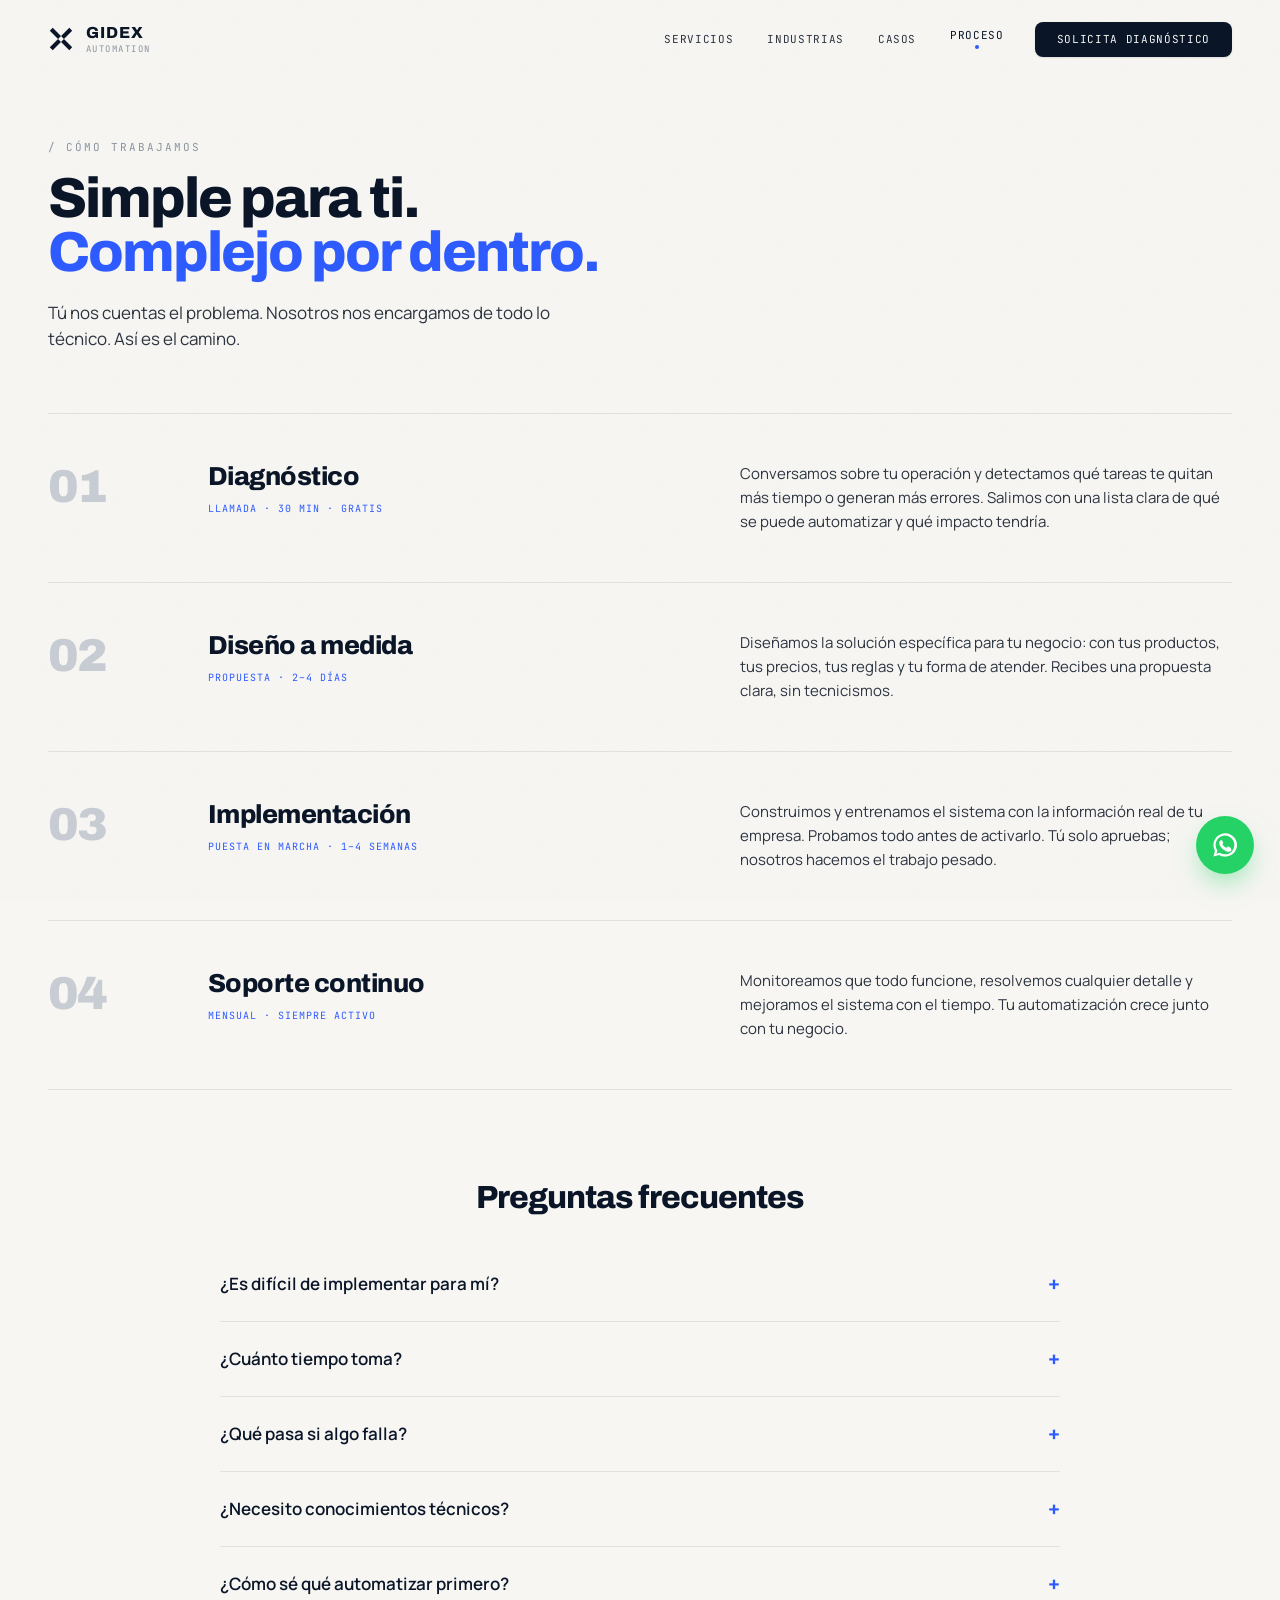
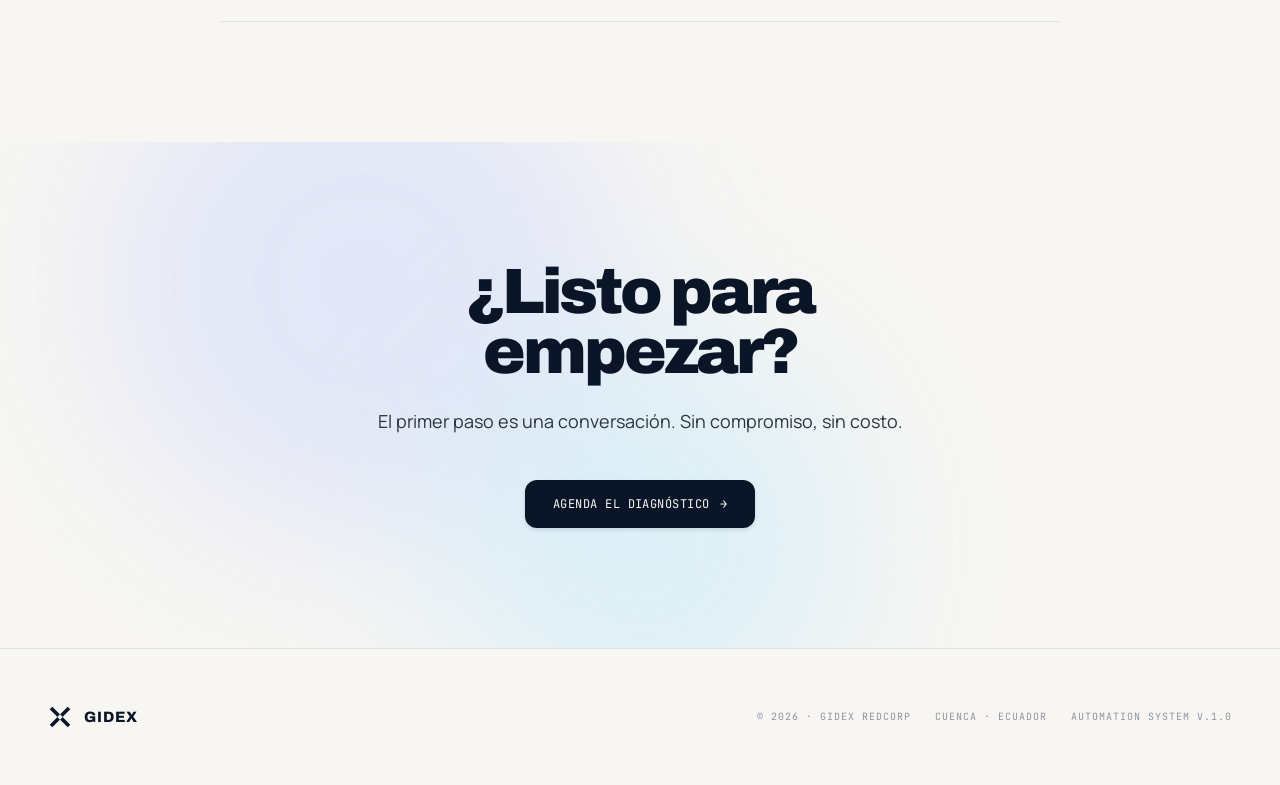
<file: proceso/index.html>
<!DOCTYPE html>
<html lang="es">
<head>
<meta charset="UTF-8" />
<meta name="viewport" content="width=device-width, initial-scale=1.0" />
<title>Proceso — GIDEX Automatización</title>
<meta name="description" content="Cómo trabajamos: diagnóstico gratuito, diseño a medida, implementación y soporte continuo. Sin tecnicismos." />
<link rel="canonical" href="https://app.gidex.company/proceso" />
<meta property="og:type" content="website" />
<meta property="og:title" content="Proceso — GIDEX Automatización" />
<meta property="og:description" content="Cómo trabajamos: diagnóstico gratuito, diseño a medida, implementación y soporte continuo. Sin tecnicismos." />
<meta property="og:url" content="https://app.gidex.company/proceso" />
<meta property="og:image" content="https://app.gidex.company/assets/ogimage.jpg" />
<meta name="twitter:card" content="summary_large_image" />
<meta name="twitter:title" content="Proceso — GIDEX Automatización" />
<meta name="twitter:description" content="Cómo trabajamos: diagnóstico gratuito, diseño a medida, implementación y soporte continuo. Sin tecnicismos." />
<meta name="twitter:image" content="https://app.gidex.company/assets/ogtwitter.jpg" />
<meta name="theme-color" content="#0A1628" />
<link rel="icon" type="image/png" sizes="32x32" href="/assets/favicon32.png" />
<link rel="icon" type="image/png" sizes="16x16" href="/assets/favicon16.png" />
<link rel="icon" type="image/png" sizes="192x192" href="/assets/favicon192.png" />
<link rel="apple-touch-icon" href="/assets/appletouchicon.png" />
<link rel="preconnect" href="https://fonts.googleapis.com">
<link rel="preconnect" href="https://fonts.gstatic.com" crossorigin>
<link href="https://fonts.googleapis.com/css2?family=Archivo:wght@500;600;700;800;900&family=Manrope:wght@300;400;500;600;700&family=JetBrains+Mono:wght@400;500&display=swap" rel="stylesheet">
<link rel="stylesheet" href="/assets/styles.css" />
<script defer src="/assets/app.js"></script>
</head>
<body>
<nav class="nav" id="nav">
  <a class="brand" href="/">
    <svg viewBox="0 0 200 200"><defs><mask id="nv"><rect width="200" height="200" fill="white"/><rect x="84" y="84" width="32" height="32" transform="rotate(45 100 100)" fill="black"/></mask></defs><g mask="url(#nv)"><path d="M 14 36 L 36 14 L 186 164 L 164 186 Z" fill="#0A1628"/><path d="M 164 14 L 186 36 L 36 186 L 14 164 Z" fill="#0A1628"/></g></svg>
    <div><div class="name">GIDEX</div><div class="sub">Automation</div></div>
  </a>
  <div class="nav-links" id="navLinks">
    <a data-v="servicios" href="/servicios">Servicios</a>
    <a data-v="industrias" href="/industrias">Industrias</a>
    <a data-v="casos" href="/casos">Casos</a>
    <a data-v="proceso" href="/proceso">Proceso</a>
    <a data-v="contacto" class="nav-cta" href="/contacto">Solicita diagnóstico</a>
  </div>
  <button class="burger" onclick="toggleMenu()"><span></span><span></span><span></span></button>
</nav>
<div class="view active">
  <section class="pv">
    <div class="wrap">
      <div class="sec-head reveal">
        <div class="section-num num">/ CÓMO TRABAJAMOS</div>
        <h2>Simple para ti.<br/><span class="accent">Complejo por dentro.</span></h2>
        <p>Tú nos cuentas el problema. Nosotros nos encargamos de todo lo técnico. Así es el camino.</p>
      </div>
      <div class="pv-steps reveal">
        <div class="pv-step"><div class="pn">01</div><div><div class="pt">Diagnóstico</div><div class="ptime">Llamada · 30 min · Gratis</div></div><div class="pd">Conversamos sobre tu operación y detectamos qué tareas te quitan más tiempo o generan más errores. Salimos con una lista clara de qué se puede automatizar y qué impacto tendría.</div></div>
        <div class="pv-step"><div class="pn">02</div><div><div class="pt">Diseño a medida</div><div class="ptime">Propuesta · 2–4 días</div></div><div class="pd">Diseñamos la solución específica para tu negocio: con tus productos, tus precios, tus reglas y tu forma de atender. Recibes una propuesta clara, sin tecnicismos.</div></div>
        <div class="pv-step"><div class="pn">03</div><div><div class="pt">Implementación</div><div class="ptime">Puesta en marcha · 1–4 semanas</div></div><div class="pd">Construimos y entrenamos el sistema con la información real de tu empresa. Probamos todo antes de activarlo. Tú solo apruebas; nosotros hacemos el trabajo pesado.</div></div>
        <div class="pv-step"><div class="pn">04</div><div><div class="pt">Soporte continuo</div><div class="ptime">Mensual · Siempre activo</div></div><div class="pd">Monitoreamos que todo funcione, resolvemos cualquier detalle y mejoramos el sistema con el tiempo. Tu automatización crece junto con tu negocio.</div></div>
      </div>

      <div class="faq reveal">
        <h3>Preguntas frecuentes</h3>
        <div id="faqList"></div>
      </div>
    </div>
  </section>
  <section class="cta" style="min-height:auto;padding:120px 48px;">
    <div class="mesh"><div class="blob b1"></div><div class="blob b3"></div></div>
    <div class="cta-inner reveal">
      <h2 style="font-size:clamp(34px,5vw,64px);">¿Listo para<br/>empezar?</h2>
      <p>El primer paso es una conversación. Sin compromiso, sin costo.</p>
      <a class="btn btn-primary" href="/contacto">Agenda el diagnóstico <span class="arrow">→</span></a>
    </div>
  </section>
</div>
<!-- ===== FOOTER ===== -->
<footer>
  <div class="foot-inner">
    <div class="foot-brand">
      <svg viewBox="0 0 200 200"><defs><mask id="ft"><rect width="200" height="200" fill="white"/><rect x="84" y="84" width="32" height="32" transform="rotate(45 100 100)" fill="black"/></mask></defs><g mask="url(#ft)"><path d="M 14 36 L 36 14 L 186 164 L 164 186 Z" fill="#0A1628"/><path d="M 164 14 L 186 36 L 36 186 L 14 164 Z" fill="#0A1628"/></g></svg>
      <span class="n">GIDEX</span>
    </div>
    <div class="foot-meta"><span>© 2026 · GIDEX REDCORP</span><span>Cuenca · Ecuador</span><span>Automation System v.1.0</span></div>
  </div>
</footer>

<!-- Floating WhatsApp -->
<a class="wa-fab" id="waFab" href="https://wa.me/593978961466" target="_blank" rel="noopener" aria-label="WhatsApp">
  <svg width="28" height="28" viewBox="0 0 24 24" fill="currentColor"><path d="M12 2a10 10 0 00-8.6 15l-1.3 4.8 4.9-1.3A10 10 0 1012 2zm0 18a8 8 0 01-4.1-1.1l-.3-.2-2.9.8.8-2.8-.2-.3A8 8 0 1112 20zm4.4-6c-.2-.1-1.4-.7-1.6-.8-.2-.1-.4-.1-.5.1l-.7.9c-.1.2-.3.2-.5.1a6.5 6.5 0 01-3.2-2.8c-.1-.2 0-.4.1-.5l.4-.5c.1-.2.1-.3 0-.5l-.7-1.7c-.2-.4-.4-.4-.5-.4h-.5a1 1 0 00-.7.3c-.2.3-.9.9-.9 2.2s.9 2.5 1 2.7c.1.2 1.8 2.9 4.5 4 .6.3 1.1.4 1.5.6.6.2 1.2.2 1.6.1.5-.1 1.4-.6 1.6-1.1.2-.6.2-1 .1-1.1z"/></svg>
</a>
</body>
</html>
</file>
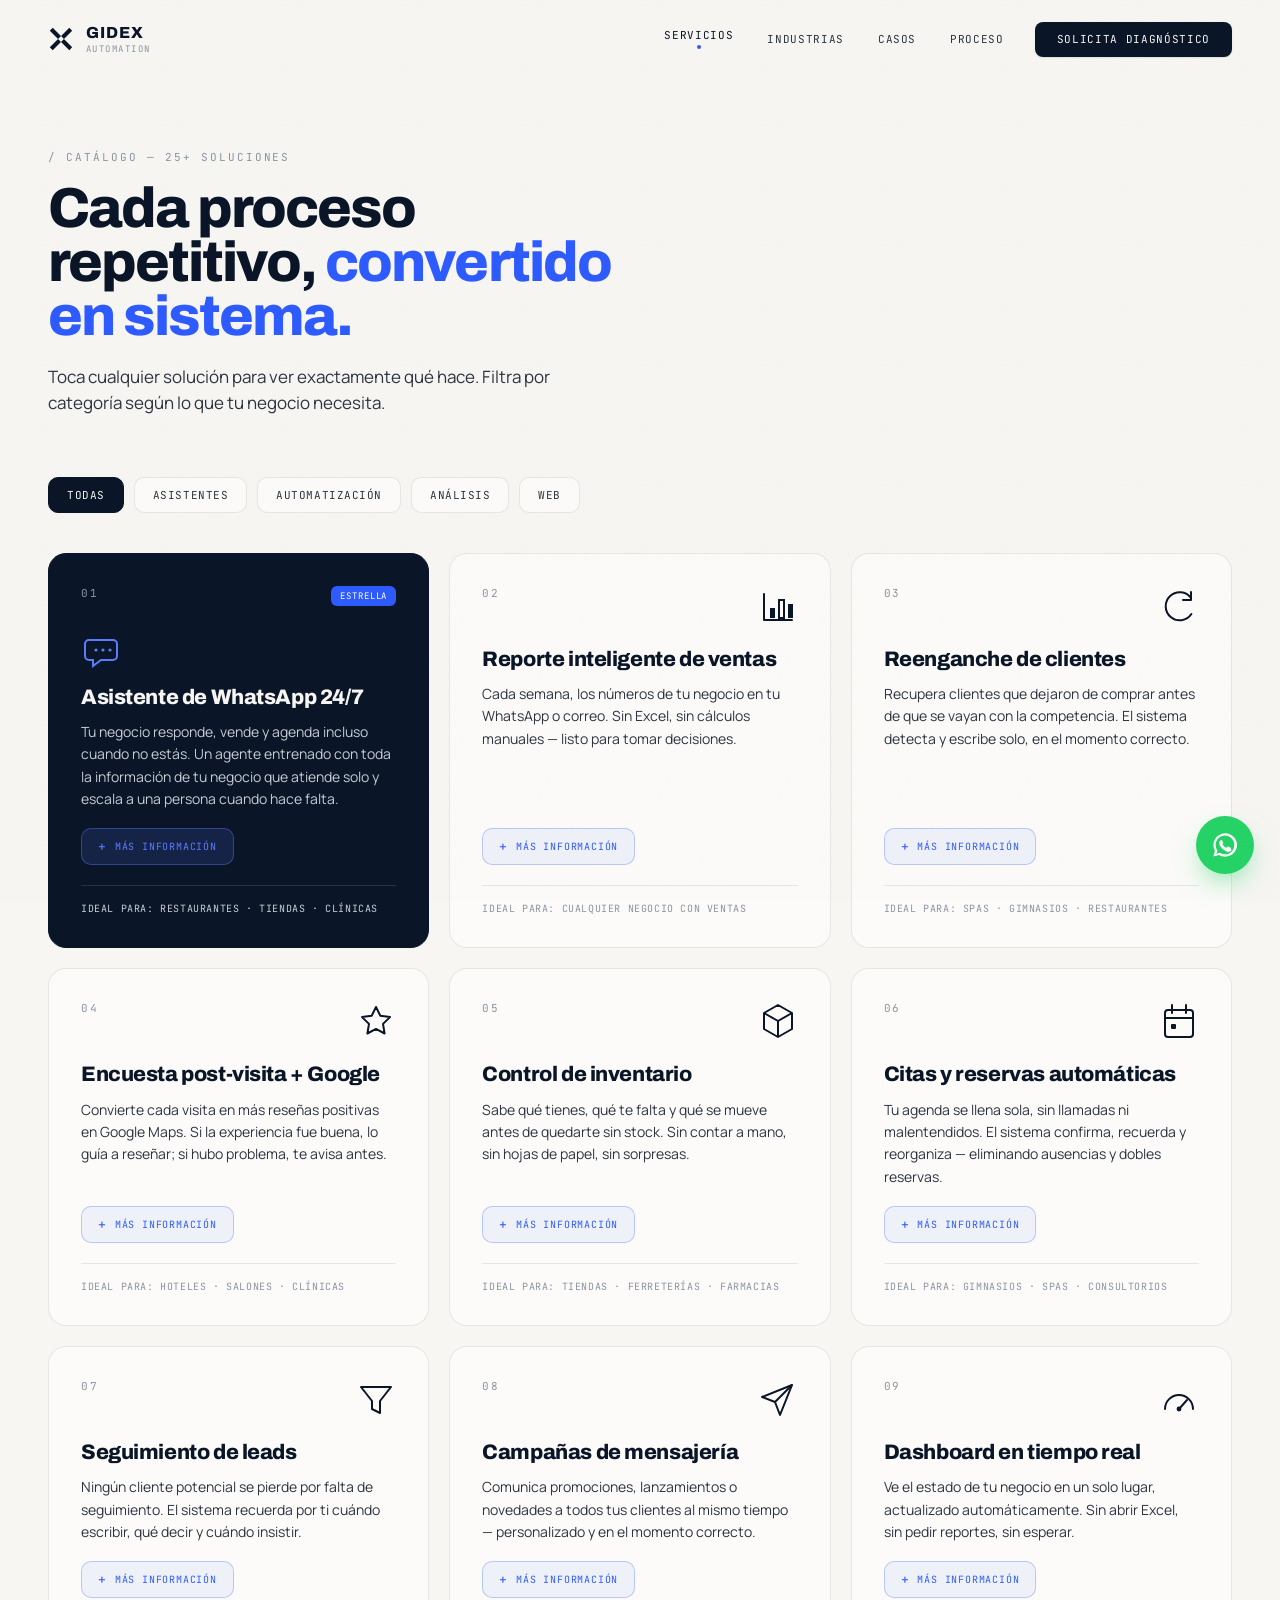
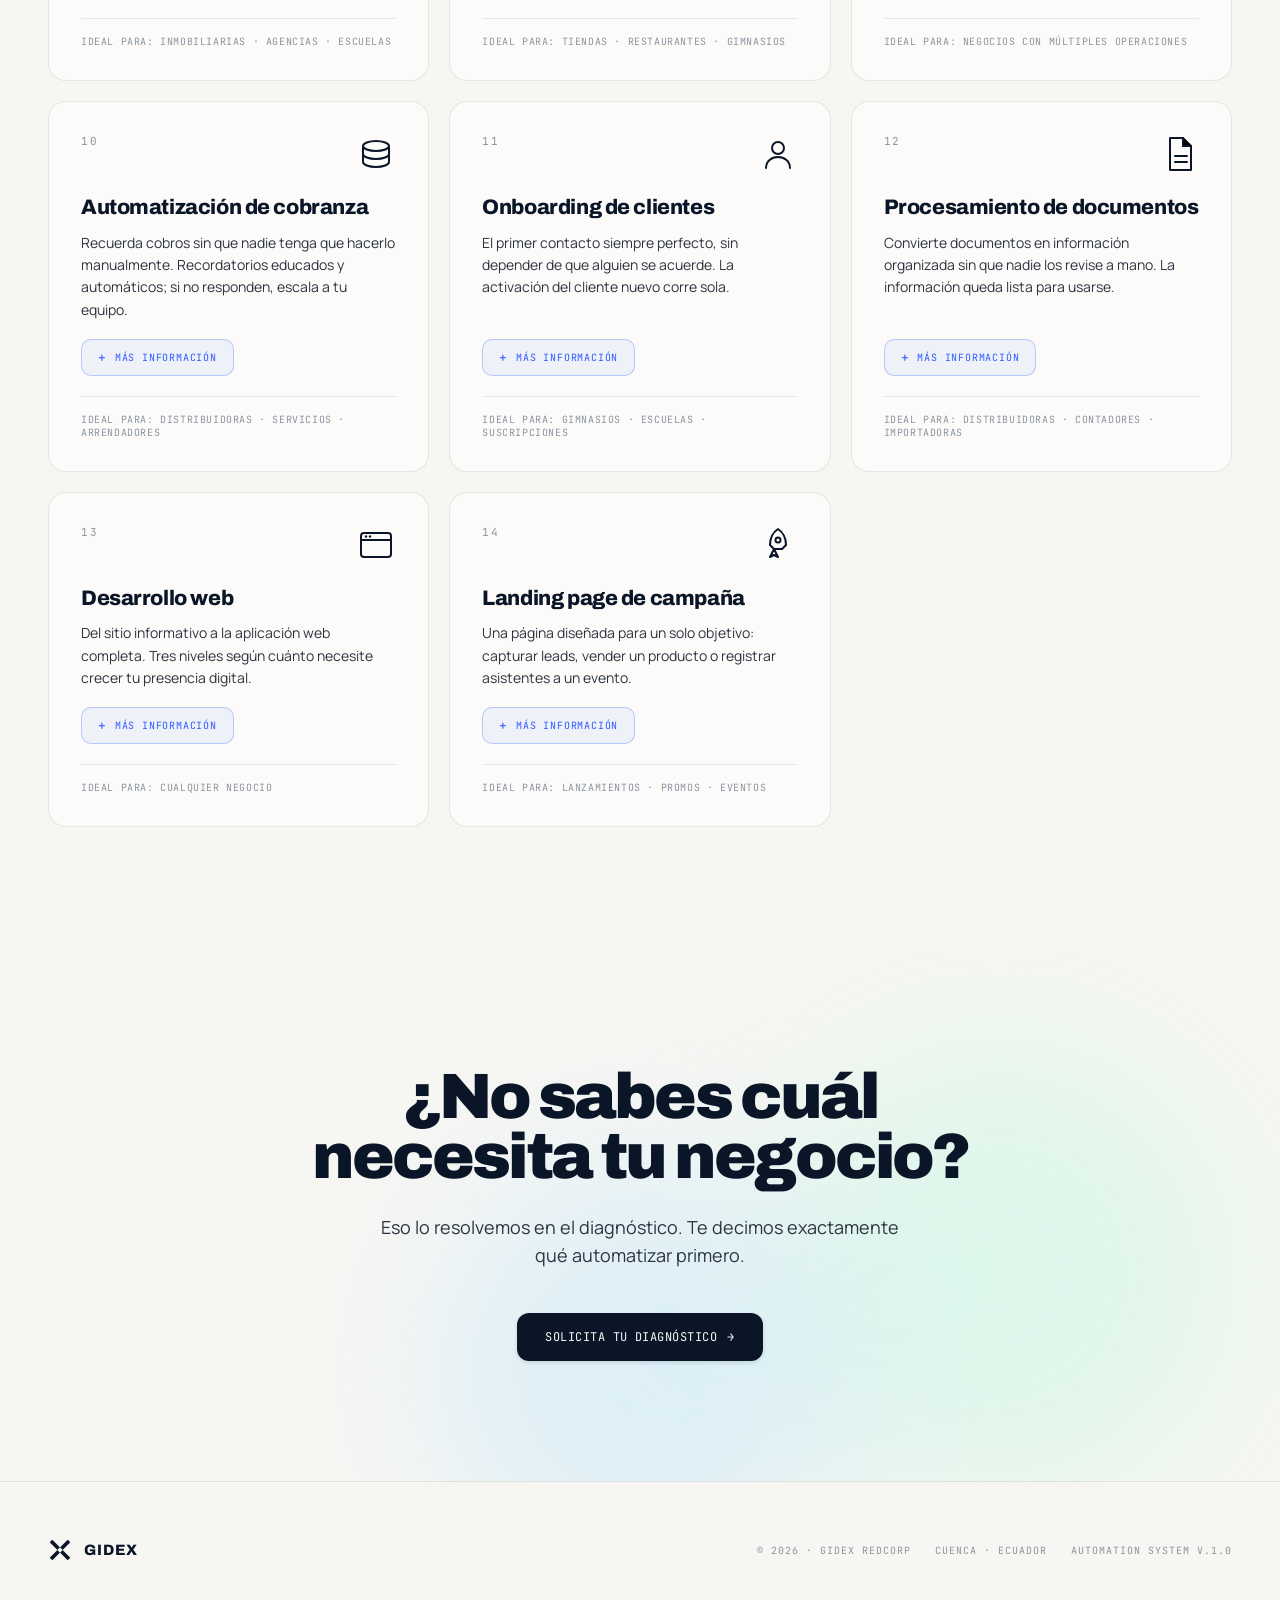
<file: servicios/index.html>
<!DOCTYPE html>
<html lang="es">
<head>
<meta charset="UTF-8" />
<meta name="viewport" content="width=device-width, initial-scale=1.0" />
<title>Servicios — GIDEX Automatización</title>
<meta name="description" content="Catálogo completo de automatizaciones: asistente de WhatsApp 24/7, reportería de ventas, control de inventario, reservas y más." />
<link rel="canonical" href="https://app.gidex.company/servicios" />
<meta property="og:type" content="website" />
<meta property="og:title" content="Servicios — GIDEX Automatización" />
<meta property="og:description" content="Catálogo completo de automatizaciones: asistente de WhatsApp 24/7, reportería de ventas, control de inventario, reservas y más." />
<meta property="og:url" content="https://app.gidex.company/servicios" />
<meta property="og:image" content="https://app.gidex.company/assets/ogimage.jpg" />
<meta name="twitter:card" content="summary_large_image" />
<meta name="twitter:title" content="Servicios — GIDEX Automatización" />
<meta name="twitter:description" content="Catálogo completo de automatizaciones: asistente de WhatsApp 24/7, reportería de ventas, control de inventario, reservas y más." />
<meta name="twitter:image" content="https://app.gidex.company/assets/ogtwitter.jpg" />
<meta name="theme-color" content="#0A1628" />
<link rel="icon" type="image/png" sizes="32x32" href="/assets/favicon32.png" />
<link rel="icon" type="image/png" sizes="16x16" href="/assets/favicon16.png" />
<link rel="icon" type="image/png" sizes="192x192" href="/assets/favicon192.png" />
<link rel="apple-touch-icon" href="/assets/appletouchicon.png" />
<link rel="preconnect" href="https://fonts.googleapis.com">
<link rel="preconnect" href="https://fonts.gstatic.com" crossorigin>
<link href="https://fonts.googleapis.com/css2?family=Archivo:wght@500;600;700;800;900&family=Manrope:wght@300;400;500;600;700&family=JetBrains+Mono:wght@400;500&display=swap" rel="stylesheet">
<link rel="stylesheet" href="/assets/styles.css" />
<script defer src="/assets/app.js"></script>
</head>
<body>
<nav class="nav" id="nav">
  <a class="brand" href="/">
    <svg viewBox="0 0 200 200"><defs><mask id="nv"><rect width="200" height="200" fill="white"/><rect x="84" y="84" width="32" height="32" transform="rotate(45 100 100)" fill="black"/></mask></defs><g mask="url(#nv)"><path d="M 14 36 L 36 14 L 186 164 L 164 186 Z" fill="#0A1628"/><path d="M 164 14 L 186 36 L 36 186 L 14 164 Z" fill="#0A1628"/></g></svg>
    <div><div class="name">GIDEX</div><div class="sub">Automation</div></div>
  </a>
  <div class="nav-links" id="navLinks">
    <a data-v="servicios" href="/servicios">Servicios</a>
    <a data-v="industrias" href="/industrias">Industrias</a>
    <a data-v="casos" href="/casos">Casos</a>
    <a data-v="proceso" href="/proceso">Proceso</a>
    <a data-v="contacto" class="nav-cta" href="/contacto">Solicita diagnóstico</a>
  </div>
  <button class="burger" onclick="toggleMenu()"><span></span><span></span><span></span></button>
</nav>
<div class="view active">
  <section class="services" style="padding-top:150px;">
    <div class="wrap">
      <div class="sec-head reveal">
        <div class="section-num num">/ CATÁLOGO — 25+ SOLUCIONES</div>
        <h2>Cada proceso repetitivo, <span class="accent">convertido en sistema.</span></h2>
        <p>Toca cualquier solución para ver exactamente qué hace. Filtra por categoría según lo que tu negocio necesita.</p>
      </div>
      <div class="cat-filters reveal" id="catFilters"></div>
      <div class="svc-grid" id="svcFull"></div>
    </div>
  </section>
  <section class="cta" style="min-height:auto;padding:120px 48px;">
    <div class="mesh"><div class="blob b2"></div><div class="blob b3"></div></div>
    <div class="cta-inner reveal">
      <h2 style="font-size:clamp(34px,5vw,64px);">¿No sabes cuál<br/>necesita tu negocio?</h2>
      <p>Eso lo resolvemos en el diagnóstico. Te decimos exactamente qué automatizar primero.</p>
      <a class="btn btn-primary" href="/contacto">Solicita tu diagnóstico <span class="arrow">→</span></a>
    </div>
  </section>
</div>
<!-- ===== FOOTER ===== -->
<footer>
  <div class="foot-inner">
    <div class="foot-brand">
      <svg viewBox="0 0 200 200"><defs><mask id="ft"><rect width="200" height="200" fill="white"/><rect x="84" y="84" width="32" height="32" transform="rotate(45 100 100)" fill="black"/></mask></defs><g mask="url(#ft)"><path d="M 14 36 L 36 14 L 186 164 L 164 186 Z" fill="#0A1628"/><path d="M 164 14 L 186 36 L 36 186 L 14 164 Z" fill="#0A1628"/></g></svg>
      <span class="n">GIDEX</span>
    </div>
    <div class="foot-meta"><span>© 2026 · GIDEX REDCORP</span><span>Cuenca · Ecuador</span><span>Automation System v.1.0</span></div>
  </div>
</footer>

<!-- Floating WhatsApp -->
<a class="wa-fab" id="waFab" href="https://wa.me/593978961466" target="_blank" rel="noopener" aria-label="WhatsApp">
  <svg width="28" height="28" viewBox="0 0 24 24" fill="currentColor"><path d="M12 2a10 10 0 00-8.6 15l-1.3 4.8 4.9-1.3A10 10 0 1012 2zm0 18a8 8 0 01-4.1-1.1l-.3-.2-2.9.8.8-2.8-.2-.3A8 8 0 1112 20zm4.4-6c-.2-.1-1.4-.7-1.6-.8-.2-.1-.4-.1-.5.1l-.7.9c-.1.2-.3.2-.5.1a6.5 6.5 0 01-3.2-2.8c-.1-.2 0-.4.1-.5l.4-.5c.1-.2.1-.3 0-.5l-.7-1.7c-.2-.4-.4-.4-.5-.4h-.5a1 1 0 00-.7.3c-.2.3-.9.9-.9 2.2s.9 2.5 1 2.7c.1.2 1.8 2.9 4.5 4 .6.3 1.1.4 1.5.6.6.2 1.2.2 1.6.1.5-.1 1.4-.6 1.6-1.1.2-.6.2-1 .1-1.1z"/></svg>
</a>
</body>
</html>
</file>
<file: assets/styles.css>
:root{
    --ink:#0A1628; --ink-2:#16213A; --graphite:#2C3440;
    --titanium:#8B95A1; --silver:#C8CDD4;
    --paper:#F7F6F3; --paper-2:#FCFBF9; --bone:#EDEAE3;
    --line:rgba(10,22,40,0.09); --line-2:rgba(10,22,40,0.05);
    --accent:#2E5BFF; --accent-soft:#5C7CFF; --accent-deep:#1E3FCC;
    --green:#22C55E;
    --glow-1:#C7D2FE; --glow-2:#BBF7E0; --glow-3:#BAE6FD; --glow-4:#FDE6D3;
    --ease:cubic-bezier(0.22,1,0.36,1);
  }
  *{margin:0;padding:0;box-sizing:border-box;}
  html{scroll-behavior:smooth;}
  body{background:var(--paper);color:var(--ink);font-family:'Manrope',sans-serif;font-weight:400;-webkit-font-smoothing:antialiased;overflow-x:hidden;}
  body::after{content:"";position:fixed;inset:0;pointer-events:none;z-index:300;opacity:0.035;
    background-image:url("data:image/svg+xml,%3Csvg xmlns='http://www.w3.org/2000/svg' width='120' height='120'%3E%3Cfilter id='n'%3E%3CfeTurbulence type='fractalNoise' baseFrequency='0.9' numOctaves='3'/%3E%3C/filter%3E%3Crect width='100%25' height='100%25' filter='url(%23n)'/%3E%3C/svg%3E");mix-blend-mode:multiply;}
  a{text-decoration:none;color:inherit;}

  .mono{font-family:'JetBrains Mono',monospace;font-size:11px;letter-spacing:0.1em;text-transform:uppercase;color:var(--graphite);font-weight:500;}
  .mono-sm{font-family:'JetBrains Mono',monospace;font-size:10px;letter-spacing:0.14em;text-transform:uppercase;color:var(--titanium);font-weight:400;}
  .section-num{font-family:'JetBrains Mono',monospace;font-size:11px;color:var(--titanium);letter-spacing:0.18em;}
  .accent{color:var(--accent);}

  /* ===== NAV ===== */
  .nav{position:fixed;top:0;left:0;right:0;z-index:100;display:flex;justify-content:space-between;align-items:center;padding:20px 48px;transition:all 0.4s var(--ease);}
  .nav.scrolled{padding:13px 48px;background:rgba(247,246,243,0.72);backdrop-filter:blur(18px) saturate(1.4);border-bottom:1px solid var(--line);}
  .brand{display:flex;align-items:center;gap:12px;cursor:pointer;}
  .brand svg{width:26px;height:26px;transition:transform 0.6s var(--ease);}
  .brand:hover svg{transform:rotate(90deg);}
  .brand .name{font-family:'Archivo',sans-serif;font-weight:800;letter-spacing:0.06em;font-size:16px;}
  .brand .sub{font-family:'JetBrains Mono',monospace;font-size:9px;letter-spacing:0.16em;color:var(--titanium);text-transform:uppercase;margin-top:2px;}
  .nav-links{
  display:flex;
  align-items:center;
  gap:4px;
}

.nav-links a,
.nav-links button{
  display:inline-block;
  background:none;
  border:none;
  cursor:pointer;
  color:var(--graphite);
  font-family:'JetBrains Mono',monospace;
  font-size:11px;
  font-weight:400;
  letter-spacing:0.06em;
  text-transform:uppercase;
  padding:9px 15px;
  border-radius:8px;
  transition:all 0.25s var(--ease);
  text-decoration:none;
  line-height:1.2;
}

.nav-links a:hover,
.nav-links button:hover{
  color:var(--ink);
  background:rgba(10,22,40,0.04);
}

.nav-links a.active,
.nav-links button.active{
  color:var(--ink);
}

.nav-links a.active::after,
.nav-links button.active::after{
  content:"";
  display:block;
  width:4px;
  height:4px;
  border-radius:50%;
  background:var(--accent);
  margin:3px auto 0;
}

.nav-cta{
  margin-left:12px;
  background:var(--ink)!important;
  color:var(--paper)!important;
  padding:11px 22px!important;
  border-radius:10px;
  font-weight:500;
  box-shadow:0 1px 2px rgba(10,22,40,0.1);
}

.nav-cta:hover{
  background:var(--accent)!important;
  transform:translateY(-1px);
  box-shadow:0 8px 20px -6px rgba(46,91,255,0.5);
}

.nav-cta.active::after{
  display:none!important;
}
  .nav-cta{margin-left:12px;background:var(--ink)!important;color:var(--paper)!important;padding:11px 22px!important;border-radius:10px;font-weight:500;box-shadow:0 1px 2px rgba(10,22,40,0.1);}
  .nav-cta:hover{background:var(--accent)!important;transform:translateY(-1px);box-shadow:0 8px 20px -6px rgba(46,91,255,0.5);}
  .nav-cta.active::after{display:none!important;}
  .burger{display:none;background:none;border:1px solid var(--line);border-radius:9px;padding:9px 11px;cursor:pointer;}
  .burger span{display:block;width:18px;height:1.6px;background:var(--ink);margin:3.5px 0;transition:0.3s var(--ease);}

  /* ===== VIEWS ===== */
  .view{display:none;}
  .view.active{display:block;}

  /* ===== shared ===== */
  .wrap{max-width:1340px;margin:0 auto;}
  .pad{padding:0 48px;}
  .btn{font-family:'JetBrains Mono',monospace;font-size:12px;letter-spacing:0.04em;text-transform:uppercase;padding:16px 28px;border-radius:12px;cursor:pointer;border:none;transition:all 0.3s var(--ease);display:inline-flex;align-items:center;gap:10px;}
  .btn-primary{background:var(--ink);color:var(--paper);box-shadow:0 2px 4px rgba(10,22,40,0.12);}
  .btn-primary:hover{background:var(--accent);transform:translateY(-2px);box-shadow:0 14px 32px -8px rgba(46,91,255,0.55);}
  .btn-primary .arrow{transition:transform 0.3s var(--ease);}
  .btn-primary:hover .arrow{transform:translateX(4px);}
  .btn-ghost{background:transparent;color:var(--ink);border:1px solid var(--line);}
  .btn-ghost:hover{border-color:var(--ink);background:rgba(10,22,40,0.03);}
  .btn-light{background:var(--paper);color:var(--ink);}
  .btn-light:hover{transform:translateY(-2px);box-shadow:0 14px 32px -8px rgba(0,0,0,0.4);}

  .reveal{opacity:0;transform:translateY(34px);transition:opacity 0.85s var(--ease),transform 0.85s var(--ease);}
  .reveal.in{opacity:1;transform:translateY(0);}

  .sec-head{margin:0 auto 60px;}
  .sec-head .num{margin-bottom:18px;}
  .sec-head h2{font-family:'Archivo',sans-serif;font-weight:800;font-size:clamp(34px,4.4vw,60px);letter-spacing:-0.035em;line-height:0.96;max-width:18ch;}
  .sec-head p{margin-top:20px;font-size:17px;line-height:1.55;color:var(--graphite);max-width:560px;}

  /* mesh */
  .mesh{position:absolute;inset:0;z-index:0;overflow:hidden;pointer-events:none;}
  .mesh .blob{position:absolute;border-radius:50%;filter:blur(80px);opacity:0.55;}
  .blob.b1{width:520px;height:520px;background:var(--glow-1);top:-120px;left:8%;animation:drift1 22s ease-in-out infinite;}
  .blob.b2{width:460px;height:460px;background:var(--glow-2);top:18%;right:4%;animation:drift2 26s ease-in-out infinite;}
  .blob.b3{width:420px;height:420px;background:var(--glow-3);bottom:-100px;left:34%;animation:drift3 30s ease-in-out infinite;}
  .blob.b4{width:300px;height:300px;background:var(--glow-4);top:42%;left:54%;opacity:0.4;animation:drift1 28s ease-in-out infinite reverse;}
  @keyframes drift1{0%,100%{transform:translate(0,0) scale(1);}50%{transform:translate(40px,30px) scale(1.08);}}
  @keyframes drift2{0%,100%{transform:translate(0,0) scale(1);}50%{transform:translate(-50px,40px) scale(1.1);}}
  @keyframes drift3{0%,100%{transform:translate(0,0) scale(1);}50%{transform:translate(30px,-40px) scale(0.94);}}

  /* ===== HERO ===== */
  .hero{position:relative;min-height:100vh;display:flex;flex-direction:column;justify-content:center;padding:120px 48px 60px;overflow:hidden;}
  #net{position:absolute;inset:0;z-index:1;width:100%;height:100%;}
  .hero-grid-lines{position:absolute;inset:0;z-index:1;pointer-events:none;background-image:linear-gradient(var(--line-2) 1px,transparent 1px),linear-gradient(90deg,var(--line-2) 1px,transparent 1px);background-size:64px 64px;mask-image:radial-gradient(ellipse 80% 70% at 50% 45%,#000 30%,transparent 80%);}
  .hero-inner{position:relative;z-index:3;max-width:1340px;margin:0 auto;width:100%;}
  .hero-eyebrow{display:inline-flex;gap:12px;align-items:center;margin-bottom:30px;padding:8px 16px 8px 8px;border:1px solid var(--line);border-radius:100px;background:rgba(252,251,249,0.6);backdrop-filter:blur(8px);opacity:0;animation:rise 0.9s var(--ease) 0.1s forwards;}
  .hero-eyebrow .pill{font-family:'JetBrains Mono',monospace;font-size:10px;letter-spacing:0.1em;text-transform:uppercase;background:var(--ink);color:var(--paper);padding:4px 10px;border-radius:100px;}
  .hero-eyebrow .txt{font-family:'JetBrains Mono',monospace;font-size:11px;letter-spacing:0.08em;color:var(--graphite);text-transform:uppercase;}
  .live-dot{width:6px;height:6px;border-radius:50%;background:var(--green);animation:ping 2s infinite;}
  @keyframes ping{0%{box-shadow:0 0 0 0 rgba(34,197,94,0.5);}70%{box-shadow:0 0 0 7px rgba(34,197,94,0);}100%{box-shadow:0 0 0 0 rgba(34,197,94,0);}}
  .hero h1{font-family:'Archivo',sans-serif;font-weight:900;letter-spacing:-0.045em;line-height:0.92;font-size:clamp(48px,7.6vw,108px);max-width:14ch;opacity:0;animation:rise 1s var(--ease) 0.22s forwards;}
  .hero-kicker{display:inline-flex;align-items:center;gap:16px;margin-bottom:34px;opacity:0;animation:rise 0.9s var(--ease) 0.1s forwards;}
  .hero-kicker .hk-rule{width:0;height:2px;background:var(--accent);flex-shrink:0;animation:drawRule 0.7s var(--ease) 0.65s forwards;}
  .hero-kicker .hk-text{font-family:'JetBrains Mono',monospace;font-size:12px;letter-spacing:0.16em;text-transform:uppercase;color:var(--graphite);}
  @keyframes drawRule{from{width:0;}to{width:44px;}}
  .hero h1 .grad{background:linear-gradient(110deg,var(--ink) 10%,var(--accent) 55%,var(--accent-soft) 90%);-webkit-background-clip:text;background-clip:text;-webkit-text-fill-color:transparent;}
  .hero h1 .hl1{white-space:nowrap;}
  .hero h1 .rotator{display:inline-block;position:relative;vertical-align:baseline;transition:width 0.42s var(--ease);}
  .hero h1 .rotator .rw{display:inline-block;white-space:nowrap;transition:opacity 0.32s var(--ease),transform 0.32s var(--ease),filter 0.32s var(--ease);}
  .hero-sub{margin-top:30px;font-size:clamp(16px,1.4vw,19px);line-height:1.55;color:var(--graphite);max-width:560px;opacity:0;animation:rise 1s var(--ease) 0.36s forwards;}
  .hero-sub strong{color:var(--ink);font-weight:600;}
  .hero-cta-row{margin-top:42px;display:flex;gap:14px;align-items:center;flex-wrap:wrap;opacity:0;animation:rise 1s var(--ease) 0.5s forwards;}
  .hero-trust{margin-top:56px;display:flex;gap:40px;align-items:center;flex-wrap:wrap;opacity:0;animation:rise 1s var(--ease) 0.64s forwards;}
  .trust-item{display:flex;flex-direction:column;gap:4px;}
  .trust-item .num{font-family:'Archivo',sans-serif;font-weight:800;font-size:30px;letter-spacing:-0.03em;}
  .trust-item .lbl{font-family:'JetBrains Mono',monospace;font-size:10px;letter-spacing:0.1em;text-transform:uppercase;color:var(--titanium);}
  .trust-div{width:1px;height:38px;background:var(--line);}
  @keyframes rise{from{opacity:0;transform:translateY(28px);}to{opacity:1;transform:translateY(0);}}
  .hero-coord{position:absolute;z-index:3;font-family:'JetBrains Mono',monospace;font-size:9px;letter-spacing:0.1em;color:var(--titanium);text-transform:uppercase;opacity:0.7;}
  .hero-coord.tr{top:104px;right:48px;text-align:right;}
  .hero-coord.bl{bottom:32px;left:48px;}

  /* ===== INDUSTRY BAR ===== */
  .industries-bar{padding:0 48px;position:relative;z-index:5;margin-top:-20px;margin-bottom:130px;}
  .ind-inner{max-width:1340px;margin:0 auto;background:var(--ink);border-radius:20px;padding:36px 40px;box-shadow:0 30px 70px -30px rgba(10,22,40,0.45);position:relative;overflow:hidden;}
  .ind-inner::before{content:"";position:absolute;top:-40%;right:-5%;width:340px;height:340px;background:radial-gradient(circle,rgba(46,91,255,0.18),transparent 65%);}
  .ind-head{display:flex;justify-content:space-between;align-items:center;margin-bottom:24px;position:relative;z-index:2;flex-wrap:wrap;gap:12px;}
  .ind-head .t{font-family:'Archivo',sans-serif;font-weight:700;font-size:20px;color:var(--paper);letter-spacing:-0.01em;}
  .ind-head .s{font-family:'JetBrains Mono',monospace;font-size:10px;letter-spacing:0.14em;text-transform:uppercase;color:var(--titanium);}
  .ind-btns{display:flex;gap:10px;flex-wrap:wrap;position:relative;z-index:2;}
  .ind-btn{font-family:'JetBrains Mono',monospace;font-size:11px;letter-spacing:0.04em;text-transform:uppercase;padding:11px 18px;border-radius:10px;cursor:pointer;background:rgba(255,255,255,0.06);color:var(--silver);border:1px solid rgba(255,255,255,0.1);transition:all 0.25s var(--ease);display:flex;align-items:center;gap:8px;}
  .ind-btn:hover{background:rgba(255,255,255,0.12);color:var(--paper);transform:translateY(-1px);}
  .ind-btn.active{background:var(--paper);color:var(--ink);border-color:var(--paper);}
  .ind-btn .ico{width:14px;height:14px;opacity:0.85;}
  .ind-result{margin-top:24px;padding-top:24px;border-top:1px solid rgba(255,255,255,0.1);position:relative;z-index:2;display:flex;gap:10px;flex-wrap:wrap;min-height:44px;align-items:center;}
  .ind-tag{font-family:'JetBrains Mono',monospace;font-size:11px;letter-spacing:0.04em;color:var(--paper);padding:8px 14px;border-radius:8px;background:rgba(255,255,255,0.07);border:1px solid rgba(255,255,255,0.1);animation:tagIn 0.4s var(--ease) backwards;cursor:pointer;transition:all 0.2s var(--ease);}
  .ind-tag:hover{background:rgba(46,91,255,0.25);border-color:var(--accent-soft);}
  .ind-explore{margin-top:20px;position:relative;z-index:2;}
  .ind-explore a,.ind-explore button{background:none;border:none;color:var(--accent-soft);font-family:'JetBrains Mono',monospace;font-size:11px;letter-spacing:0.06em;text-transform:uppercase;cursor:pointer;display:inline-flex;align-items:center;gap:8px;transition:gap 0.25s var(--ease);}
  .ind-explore a:hover,.ind-explore button:hover{gap:14px;}
  @keyframes tagIn{from{opacity:0;transform:scale(0.9) translateY(6px);}to{opacity:1;transform:scale(1) translateY(0);}}

  /* ===== SERVICES preview (home) & full ===== */
  .services{padding:0 48px 120px;}
  .svc-grid{display:grid;grid-template-columns:repeat(3,1fr);gap:20px;}
  .svc-card{background:var(--paper-2);border:1px solid var(--line);border-radius:18px;padding:32px;position:relative;overflow:hidden;transition:all 0.4s var(--ease);min-height:280px;display:flex;flex-direction:column;}
  .svc-card::before{content:"";position:absolute;inset:0;pointer-events:none;background:radial-gradient(420px circle at var(--mx,50%) var(--my,0%),rgba(46,91,255,0.07),transparent 60%);opacity:0;transition:opacity 0.4s var(--ease);}
  .svc-card:hover{border-color:rgba(46,91,255,0.4);transform:translateY(-4px);box-shadow:0 24px 50px -24px rgba(10,22,40,0.22);}
  .svc-card:hover::before{opacity:1;}
  .svc-card.feature{background:var(--ink);border-color:var(--ink);}
  .svc-card.feature .svc-name{color:var(--paper);}
  .svc-card.feature .svc-desc{color:var(--silver);}
  .svc-card.feature .svc-num{color:var(--titanium);}
  .svc-card.feature .svc-ideal{border-color:rgba(255,255,255,0.12);color:var(--silver);}
  .svc-card.feature .svc-ico{color:var(--accent-soft);}
  .svc-card.feature::before{background:radial-gradient(420px circle at var(--mx,50%) var(--my,0%),rgba(46,91,255,0.25),transparent 60%);}
  .svc-top{display:flex;justify-content:space-between;align-items:flex-start;margin-bottom:22px;}
  .svc-num{font-family:'JetBrains Mono',monospace;font-size:11px;letter-spacing:0.16em;color:var(--titanium);}
  .svc-ico{width:40px;height:40px;color:var(--ink);}
  .svc-tag{font-family:'JetBrains Mono',monospace;font-size:9px;letter-spacing:0.1em;text-transform:uppercase;padding:4px 9px;border-radius:6px;background:var(--accent);color:#fff;}
  .svc-name{font-family:'Archivo',sans-serif;font-weight:800;font-size:21px;letter-spacing:-0.02em;line-height:1.1;margin-bottom:12px;}
  .svc-desc{font-size:14px;line-height:1.6;color:var(--graphite);flex:1;}
  .svc-bullets{list-style:none;margin:18px 0 0;display:none;}
  .svc-bullets li{font-size:13px;line-height:1.5;color:var(--graphite);padding-left:20px;position:relative;margin-bottom:8px;}
  .svc-bullets li::before{content:"";position:absolute;left:0;top:7px;width:6px;height:6px;background:var(--accent);transform:rotate(45deg);}
  .svc-card.feature .svc-bullets li{color:var(--silver);}
  .svc-card.open .svc-bullets{display:block;animation:rise 0.4s var(--ease);}
  .svc-ideal{margin-top:20px;padding-top:16px;border-top:1px solid var(--line);font-family:'JetBrains Mono',monospace;font-size:10px;letter-spacing:0.06em;color:var(--titanium);text-transform:uppercase;}
  .svc-expand{margin-top:18px;align-self:flex-start;position:relative;z-index:3;font-family:'JetBrains Mono',monospace;font-size:10px;letter-spacing:0.08em;text-transform:uppercase;color:var(--accent);cursor:pointer;display:inline-flex;align-items:center;gap:8px;background:rgba(46,91,255,0.06);border:1px solid rgba(46,91,255,0.28);padding:11px 16px;border-radius:10px;transition:all 0.25s var(--ease);}
  .svc-expand:hover{background:var(--accent);color:#fff;border-color:var(--accent);transform:translateY(-1px);box-shadow:0 8px 20px -8px rgba(46,91,255,0.5);}
  .svc-expand .pm{font-size:13px;line-height:1;}
  .svc-card.feature .svc-expand{color:var(--accent-soft);background:rgba(92,124,255,0.14);border-color:rgba(92,124,255,0.4);}
  .svc-card.feature .svc-expand:hover{background:var(--accent);color:#fff;}
  .svc-expand .pm{transition:transform 0.3s var(--ease);}
  .svc-card.open .svc-expand .pm{transform:rotate(45deg);}
  .svc-more{margin:44px auto 0;text-align:center;}

  /* category filters */
  .cat-filters{display:flex;gap:10px;flex-wrap:wrap;margin-bottom:40px;}
  .cat-filter{font-family:'JetBrains Mono',monospace;font-size:11px;letter-spacing:0.05em;text-transform:uppercase;padding:10px 18px;border-radius:10px;cursor:pointer;background:var(--paper-2);color:var(--graphite);border:1px solid var(--line);transition:all 0.25s var(--ease);}
  .cat-filter:hover{border-color:var(--ink);}
  .cat-filter.active{background:var(--ink);color:var(--paper);border-color:var(--ink);}

  /* ===== IMPACT BAND ===== */
  .impact{padding:90px 48px;background:var(--ink);position:relative;overflow:hidden;}
  .impact::before{content:"";position:absolute;inset:0;background-image:linear-gradient(rgba(255,255,255,0.03) 1px,transparent 1px),linear-gradient(90deg,rgba(255,255,255,0.03) 1px,transparent 1px);background-size:80px 80px;mask-image:radial-gradient(ellipse 70% 80% at 50% 50%,#000,transparent 80%);}
  .impact-grid{max-width:1340px;margin:0 auto;display:grid;grid-template-columns:repeat(4,1fr);gap:40px;position:relative;z-index:2;}
  .impact-item{text-align:left;}
  .impact-item .big{font-family:'Archivo',sans-serif;font-weight:900;font-size:clamp(40px,5vw,64px);letter-spacing:-0.04em;color:var(--paper);line-height:1;}
  .impact-item .big .ac{color:var(--accent-soft);}
  .impact-item .lbl{font-family:'JetBrains Mono',monospace;font-size:11px;letter-spacing:0.1em;text-transform:uppercase;color:var(--titanium);margin-top:12px;}

  /* ===== HOW ===== */
  .how{padding:120px 48px;background:var(--paper);}
  .steps{display:grid;grid-template-columns:repeat(4,1fr);gap:1px;background:var(--line);border:1px solid var(--line);border-radius:18px;overflow:hidden;margin-top:56px;}
  .step{background:var(--paper-2);padding:36px 30px;position:relative;transition:background 0.3s var(--ease);}
  .step:hover{background:#fff;}
  .step .sn{font-family:'JetBrains Mono',monospace;font-size:13px;color:var(--accent);letter-spacing:0.1em;margin-bottom:36px;}
  .step .st{font-family:'Archivo',sans-serif;font-weight:800;font-size:22px;letter-spacing:-0.02em;margin-bottom:12px;}
  .step .sd{font-size:13px;line-height:1.6;color:var(--graphite);}
  .step .conn{position:absolute;top:42px;right:-8px;width:16px;height:1px;background:var(--accent);opacity:0.4;}

  /* ===== INDUSTRIES VIEW ===== */
  .iv{padding:140px 48px 120px;}
  .iv-layout{display:grid;grid-template-columns:280px 1fr;gap:48px;align-items:start;}
  .iv-nav{position:sticky;top:100px;display:flex;flex-direction:column;gap:6px;}
  .iv-nav button{text-align:left;background:none;border:none;border-left:2px solid var(--line);cursor:pointer;padding:14px 18px;font-family:'Manrope',sans-serif;font-weight:600;font-size:16px;color:var(--titanium);transition:all 0.25s var(--ease);display:flex;align-items:center;gap:12px;}
  .iv-nav button:hover{color:var(--ink);border-color:var(--silver);}
  .iv-nav button.active{color:var(--ink);border-color:var(--accent);background:linear-gradient(90deg,rgba(46,91,255,0.05),transparent);}
  .iv-nav button .ico{width:18px;height:18px;}
  .iv-panel{min-height:500px;}
  .iv-detail{animation:rise 0.5s var(--ease);}
  .iv-detail .ehead{font-family:'JetBrains Mono',monospace;font-size:11px;letter-spacing:0.16em;text-transform:uppercase;color:var(--accent);margin-bottom:18px;}
  .iv-detail h3{font-family:'Archivo',sans-serif;font-weight:800;font-size:clamp(32px,4vw,52px);letter-spacing:-0.035em;line-height:0.98;margin-bottom:20px;}
  .iv-detail .lead{font-size:18px;line-height:1.55;color:var(--graphite);max-width:600px;margin-bottom:14px;}
  .iv-prob{display:inline-flex;align-items:center;gap:10px;background:var(--paper-2);border:1px solid var(--line);border-radius:100px;padding:10px 18px;font-size:13px;color:var(--graphite);margin-bottom:40px;}
  .iv-prob b{color:var(--ink);}
  .iv-sol-grid{display:grid;grid-template-columns:repeat(2,1fr);gap:14px;}
  .iv-sol{background:var(--paper-2);border:1px solid var(--line);border-radius:14px;padding:22px 24px;display:flex;gap:16px;align-items:flex-start;transition:all 0.3s var(--ease);}
  .iv-sol:hover{border-color:rgba(46,91,255,0.4);transform:translateX(4px);box-shadow:0 12px 28px -16px rgba(10,22,40,0.2);}
  .iv-sol .dot{width:8px;height:8px;background:var(--accent);transform:rotate(45deg);margin-top:6px;flex-shrink:0;}
  .iv-sol .txt{font-size:14px;line-height:1.5;color:var(--ink);font-weight:500;}
  .iv-case{margin-top:40px;background:var(--ink);border-radius:18px;padding:36px 40px;position:relative;overflow:hidden;}
  .iv-case::before{content:"";position:absolute;top:-30%;right:-5%;width:280px;height:280px;background:radial-gradient(circle,rgba(46,91,255,0.2),transparent 65%);}
  .iv-case .ec{font-family:'JetBrains Mono',monospace;font-size:10px;letter-spacing:0.14em;text-transform:uppercase;color:var(--titanium);margin-bottom:14px;position:relative;z-index:2;}
  .iv-case .ct{font-family:'Manrope',sans-serif;font-size:18px;line-height:1.5;color:var(--paper);max-width:560px;position:relative;z-index:2;}
  .iv-case .ct b{color:var(--accent-soft);}

  /* ===== CASES VIEW ===== */
  .cv{padding:140px 48px 120px;}
  .case-grid{display:grid;grid-template-columns:repeat(2,1fr);gap:24px;margin-top:20px;}
  .case-card{background:var(--paper-2);border:1px solid var(--line);border-radius:20px;overflow:hidden;transition:all 0.4s var(--ease);}
  .case-card:hover{transform:translateY(-5px);box-shadow:0 30px 60px -30px rgba(10,22,40,0.25);border-color:rgba(46,91,255,0.3);}
  .case-top{padding:32px 32px 0;display:flex;justify-content:space-between;align-items:flex-start;}
  .case-ind{font-family:'JetBrains Mono',monospace;font-size:10px;letter-spacing:0.14em;text-transform:uppercase;color:var(--accent);}
  .case-loc{font-family:'JetBrains Mono',monospace;font-size:10px;color:var(--titanium);letter-spacing:0.1em;}
  .case-card h3{font-family:'Archivo',sans-serif;font-weight:800;font-size:26px;letter-spacing:-0.025em;padding:14px 32px 0;}
  .case-ba{padding:26px 32px;display:grid;grid-template-columns:1fr 1fr;gap:16px;}
  .ba-col{padding:18px;border-radius:12px;}
  .ba-before{background:rgba(10,22,40,0.04);}
  .ba-after{background:var(--ink);}
  .ba-col .h{font-family:'JetBrains Mono',monospace;font-size:9px;letter-spacing:0.14em;text-transform:uppercase;margin-bottom:10px;}
  .ba-before .h{color:var(--titanium);}
  .ba-after .h{color:var(--accent-soft);}
  .ba-col .t{font-size:13px;line-height:1.5;}
  .ba-before .t{color:var(--graphite);}
  .ba-after .t{color:var(--paper);}
  .case-results{padding:0 32px 32px;display:flex;gap:28px;border-top:1px solid var(--line);margin-top:0;padding-top:24px;}
  .case-res{display:flex;flex-direction:column;}
  .case-res .n{font-family:'Archivo',sans-serif;font-weight:900;font-size:34px;letter-spacing:-0.04em;color:var(--accent);line-height:1;}
  .case-res .l{font-family:'JetBrains Mono',monospace;font-size:9px;letter-spacing:0.08em;text-transform:uppercase;color:var(--titanium);margin-top:6px;}
  .case-disc{max-width:1340px;margin:48px auto 0;font-family:'JetBrains Mono',monospace;font-size:10px;letter-spacing:0.06em;color:var(--titanium);text-align:center;}

  /* ===== PROCESS VIEW ===== */
  .pv{padding:140px 48px 120px;}
  .pv-steps{display:flex;flex-direction:column;gap:0;margin-top:40px;border-top:1px solid var(--line);}
  .pv-step{display:grid;grid-template-columns:120px 1fr 1fr;gap:40px;padding:48px 0;border-bottom:1px solid var(--line);align-items:start;transition:background 0.3s var(--ease);}
  .pv-step:hover{background:linear-gradient(90deg,rgba(46,91,255,0.03),transparent);}
  .pv-step .pn{font-family:'Archivo',sans-serif;font-weight:900;font-size:46px;letter-spacing:-0.04em;color:var(--silver);}
  .pv-step .pt{font-family:'Archivo',sans-serif;font-weight:800;font-size:26px;letter-spacing:-0.02em;}
  .pv-step .pd{font-size:15px;line-height:1.6;color:var(--graphite);}
  .pv-step .ptime{font-family:'JetBrains Mono',monospace;font-size:10px;letter-spacing:0.1em;text-transform:uppercase;color:var(--accent);margin-top:12px;}
  .faq{max-width:840px;margin:90px auto 0;}
  .faq h3{font-family:'Archivo',sans-serif;font-weight:800;font-size:32px;letter-spacing:-0.03em;margin-bottom:32px;text-align:center;}
  .faq-item{border-bottom:1px solid var(--line);}
  .faq-q{width:100%;text-align:left;background:none;border:none;cursor:pointer;padding:24px 0;display:flex;justify-content:space-between;align-items:center;gap:24px;font-family:'Manrope',sans-serif;font-weight:600;font-size:17px;color:var(--ink);}
  .faq-q .pm{font-family:'JetBrains Mono',monospace;color:var(--accent);font-size:20px;transition:transform 0.3s var(--ease);flex-shrink:0;}
  .faq-item.open .faq-q .pm{transform:rotate(45deg);}
  .faq-a{max-height:0;overflow:hidden;transition:max-height 0.4s var(--ease);}
  .faq-item.open .faq-a{max-height:200px;}
  .faq-a p{padding:0 0 24px;font-size:15px;line-height:1.6;color:var(--graphite);max-width:90%;}

  /* ===== CONTACT VIEW ===== */
  .cta{padding:150px 48px;text-align:center;position:relative;overflow:hidden;min-height:90vh;display:flex;align-items:center;}
  .cta .mesh{opacity:0.75;}
  .cta-inner{max-width:880px;margin:0 auto;position:relative;z-index:3;width:100%;}
  .cta-mark{margin:0 auto 36px;width:56px;height:56px;}
  .cta h2{font-family:'Archivo',sans-serif;font-weight:900;font-size:clamp(40px,6.5vw,86px);letter-spacing:-0.045em;line-height:0.94;}
  .cta p{margin:26px auto 44px;font-size:18px;line-height:1.55;color:var(--graphite);max-width:540px;}
  .cform{max-width:560px;margin:0 auto;text-align:left;background:var(--paper-2);border:1px solid var(--line);border-radius:20px;padding:40px;box-shadow:0 30px 70px -40px rgba(10,22,40,0.3);}
  .cform .row{display:grid;grid-template-columns:1fr 1fr;gap:14px;}
  .field{margin-bottom:16px;}
  .field label{display:block;font-family:'JetBrains Mono',monospace;font-size:10px;letter-spacing:0.1em;text-transform:uppercase;color:var(--titanium);margin-bottom:8px;}
  .field input,.field select,.field textarea{width:100%;padding:14px 16px;border:1px solid var(--line);border-radius:11px;background:var(--paper);font-family:'Manrope',sans-serif;font-size:15px;color:var(--ink);transition:all 0.25s var(--ease);}
  .field input:focus,.field select:focus,.field textarea:focus{outline:none;border-color:var(--accent);box-shadow:0 0 0 3px rgba(46,91,255,0.12);}
  .field textarea{resize:vertical;min-height:90px;}
  .cform .btn{width:100%;justify-content:center;margin-top:6px;}
  .cform-alt{margin-top:20px;text-align:center;font-family:'JetBrains Mono',monospace;font-size:11px;letter-spacing:0.06em;color:var(--titanium);}
  .cform-alt a{color:var(--accent);}
  .cform-success{display:none;text-align:center;padding:20px;}
  .cform-success.show{display:block;animation:rise 0.5s var(--ease);}
  .cform-success .ico{width:56px;height:56px;margin:0 auto 18px;border-radius:50%;background:rgba(34,197,94,0.12);display:flex;align-items:center;justify-content:center;}
  .cform-success h3{font-family:'Archivo',sans-serif;font-weight:800;font-size:24px;margin-bottom:10px;}
  .cform-success p{font-size:15px;color:var(--graphite);margin:0;}

  /* ===== INDUSTRY SELECTION ===== */
  .iv-sel-hint{font-family:'JetBrains Mono',monospace;font-size:11px;letter-spacing:0.06em;text-transform:uppercase;color:var(--accent);margin-bottom:16px;}
  .iv-sol{cursor:pointer;user-select:none;}
  .iv-sol .check{margin-left:auto;width:20px;height:20px;border:1.5px solid var(--silver);border-radius:6px;flex-shrink:0;display:flex;align-items:center;justify-content:center;transition:all 0.25s var(--ease);}
  .iv-sol.selected{border-color:var(--accent);background:linear-gradient(90deg,rgba(46,91,255,0.07),var(--paper-2));}
  .iv-sol.selected .check{background:var(--accent);border-color:var(--accent);}
  .iv-sol.selected .check::after{content:"";width:9px;height:5px;border-left:2px solid #fff;border-bottom:2px solid #fff;transform:rotate(-45deg) translateY(-1px);}
  .iv-sol.iv-more{cursor:pointer;border-style:dashed;}
  .iv-sol.iv-more:hover{border-color:var(--accent);}
  .iv-actionbar{display:flex;align-items:center;justify-content:space-between;gap:16px;margin-top:24px;padding:18px 22px;border-radius:14px;background:var(--ink);
    opacity:0;transform:translateY(10px);pointer-events:none;transition:all 0.35s var(--ease);flex-wrap:wrap;}
  .iv-actionbar.show{opacity:1;transform:translateY(0);pointer-events:auto;}
  .iv-ab-count{font-family:'JetBrains Mono',monospace;font-size:12px;letter-spacing:0.06em;text-transform:uppercase;color:var(--paper);}
  .iv-ab-count span{color:var(--accent-soft);font-weight:500;}

  /* ===== COTIZA PAGE ===== */
  .cotiza-badge{display:inline-flex;align-items:center;gap:10px;margin:0 auto 28px;padding:9px 18px;border:1px solid var(--line);border-radius:100px;background:rgba(252,251,249,0.7);backdrop-filter:blur(8px);font-family:'JetBrains Mono',monospace;font-size:11px;letter-spacing:0.08em;text-transform:uppercase;color:var(--graphite);}
  .grad-ink{background:linear-gradient(110deg,var(--accent) 0%,var(--accent-soft) 70%);-webkit-background-clip:text;background-clip:text;-webkit-text-fill-color:transparent;}
  .cotiza-subject{display:inline-flex;align-items:center;gap:8px;margin:22px auto 0;padding:10px 18px;border-radius:100px;background:var(--ink);color:var(--paper);font-family:'JetBrains Mono',monospace;font-size:12px;letter-spacing:0.04em;}
  .cotiza-subject span{color:var(--accent-soft);}
  .cotiza-actions{display:flex;gap:14px;justify-content:center;align-items:center;flex-wrap:wrap;margin-top:8px;}
  .btn-wa{background:#25D366;color:#fff;box-shadow:0 8px 24px -8px rgba(37,211,102,0.6);}
  .btn-wa:hover{background:#1EBE5A;transform:translateY(-2px);box-shadow:0 16px 36px -10px rgba(37,211,102,0.7);}
  .cotiza-wa-num{margin-top:24px;font-family:'JetBrains Mono',monospace;font-size:13px;letter-spacing:0.1em;color:var(--graphite);}

  /* ===== FLOATING WHATSAPP ===== */
  .wa-fab{position:fixed;bottom:26px;right:26px;z-index:150;width:58px;height:58px;border-radius:50%;background:#25D366;color:#fff;display:flex;align-items:center;justify-content:center;box-shadow:0 12px 28px -8px rgba(37,211,102,0.6);transition:all 0.3s var(--ease);animation:fabPing 2.6s infinite;}
  .wa-fab:hover{transform:scale(1.08);box-shadow:0 18px 40px -10px rgba(37,211,102,0.75);}
  @keyframes fabPing{0%{box-shadow:0 12px 28px -8px rgba(37,211,102,0.6),0 0 0 0 rgba(37,211,102,0.45);}70%{box-shadow:0 12px 28px -8px rgba(37,211,102,0.6),0 0 0 16px rgba(37,211,102,0);}100%{box-shadow:0 12px 28px -8px rgba(37,211,102,0.6),0 0 0 0 rgba(37,211,102,0);}}

  /* ===== FOOTER ===== */
  footer{padding:56px 48px;border-top:1px solid var(--line);background:var(--paper);}
  .foot-inner{max-width:1340px;margin:0 auto;display:flex;justify-content:space-between;align-items:center;flex-wrap:wrap;gap:24px;}
  .foot-brand{display:flex;align-items:center;gap:12px;}
  .foot-brand svg{width:24px;height:24px;}
  .foot-brand .n{font-family:'Archivo',sans-serif;font-weight:800;letter-spacing:0.06em;font-size:15px;}
  .foot-meta{font-family:'JetBrains Mono',monospace;font-size:10px;letter-spacing:0.1em;text-transform:uppercase;color:var(--titanium);display:flex;gap:24px;flex-wrap:wrap;}

  /* ===== RESPONSIVE ===== */
  @media(max-width:1024px){
    .svc-grid{grid-template-columns:repeat(2,1fr);}
    .steps{grid-template-columns:repeat(2,1fr);}
    .impact-grid{grid-template-columns:repeat(2,1fr);gap:32px;}
    .iv-layout{grid-template-columns:1fr;}
    .iv-nav{position:static;flex-direction:row;overflow-x:auto;padding-bottom:8px;}
    .iv-nav button{border-left:none;border-bottom:2px solid var(--line);white-space:nowrap;}
    .iv-nav button.active{background:none;}
    .case-grid{grid-template-columns:1fr;}
    .pv-step{grid-template-columns:60px 1fr;gap:20px;}
    .pv-step .pd-wrap{grid-column:1/-1;}
  }
  @media(max-width:768px){
    .nav,.hero,.industries-bar,.services,.impact,.how,.iv,.cv,.pv,.cta,footer{padding-left:22px;padding-right:22px;}
        .nav{
    top:0;
    padding-top:calc(18px + env(safe-area-inset-top));
    padding-bottom:18px;
    background:linear-gradient(
      180deg,
      rgba(247,246,243,0.96) 0%,
      rgba(247,246,243,0.88) 70%,
      rgba(247,246,243,0) 100%
    );
    backdrop-filter:blur(18px) saturate(1.2);
    -webkit-backdrop-filter:blur(18px) saturate(1.2);
  }

  .nav.scrolled{
    padding-top:calc(13px + env(safe-area-inset-top));
    padding-bottom:13px;
    background:rgba(247,246,243,0.86);
  }

  .hero{
    padding-top:calc(150px + env(safe-area-inset-top));
  }
    .nav-links{display:none;}
    .nav-links.open{display:flex;flex-direction:column;position:absolute;top:64px;right:22px;background:var(--paper-2);border:1px solid var(--line);border-radius:14px;padding:12px;box-shadow:0 20px 40px -20px rgba(10,22,40,0.3);gap:4px;}
    .burger{display:block;}
    .svc-grid{grid-template-columns:1fr;}
    .steps{grid-template-columns:1fr;}
    .impact-grid{grid-template-columns:1fr 1fr;}
    .trust-item .lbl{white-space:nowrap;}
    .iv-prob{flex-wrap:wrap;align-items:center;border-radius:16px;}
    .iv-prob .iv-prob-lbl{white-space:nowrap;}
    .iv-prob b{flex-basis:100%;}
    .iv-sol-grid{grid-template-columns:1fr;}
    .case-ba{grid-template-columns:1fr;}
    .hero-trust{gap:24px;}.trust-div{display:none;}.hero-coord{display:none;}
    .cform .row{grid-template-columns:1fr;}
    .pv-step{grid-template-columns:1fr;}
  }
/* ===== MOBILE: hero particles do not interact with scroll/touch ===== */
@media(max-width:768px){
  #net{pointer-events:none;}
}
</file>
